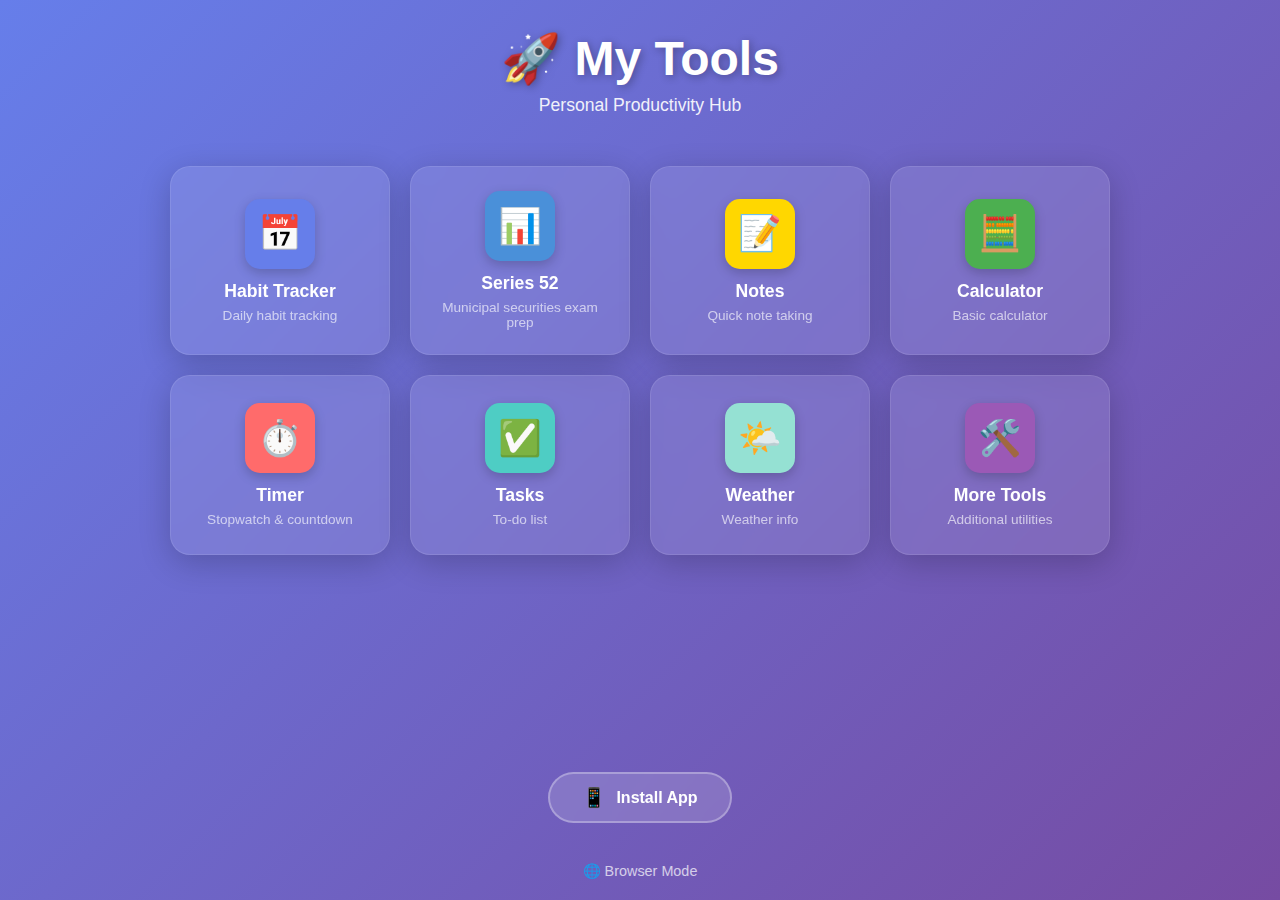
<file: index.html>
<!DOCTYPE html>
<html lang="en">
<head>
    <meta charset="UTF-8">
    <meta name="viewport" content="width=device-width, initial-scale=1.0, maximum-scale=1.0, user-scalable=no, viewport-fit=cover">
    
    <!-- iPhone Web App Meta Tags -->
    <meta name="apple-mobile-web-app-capable" content="yes">
    <meta name="apple-mobile-web-app-status-bar-style" content="black-translucent">
    <meta name="apple-mobile-web-app-title" content="My Tools">
    
    <!-- Theme Color for iOS -->
    <meta name="theme-color" content="#667eea">
    
    <!-- Web App Manifest -->
    <link rel="manifest" href="manifest.json">
    
    <!-- External CSS -->
    <link rel="stylesheet" href="base.css">
    
    <title>My Tools Hub</title>
</head>
<body>
    <div id="bgimg"></div>
    <div id="ui">
        <header class="app-header">
            <h1>🚀 My Tools</h1>
            <p class="tagline">Personal Productivity Hub</p>
        </header>
        
        <main class="tools-grid">
            <!-- Tools will be dynamically added here -->
        </main>
        
        <div class="install-prompt" id="install-prompt">
            <button class="install-button" id="install-btn">
                <span class="install-icon">📱</span>
                <span class="install-text">Install App</span>
            </button>
        </div>
        
        <footer class="app-footer">
            <div class="status-info">
                <span id="status-mode">Browser Mode</span>
            </div>
        </footer>
    </div>
    
    <!-- PWA Utilities -->
    <script src="pwa-utils.js"></script>
    
    <!-- External JavaScript -->
    <script src="script.js"></script>
</body>
</html>
</file>
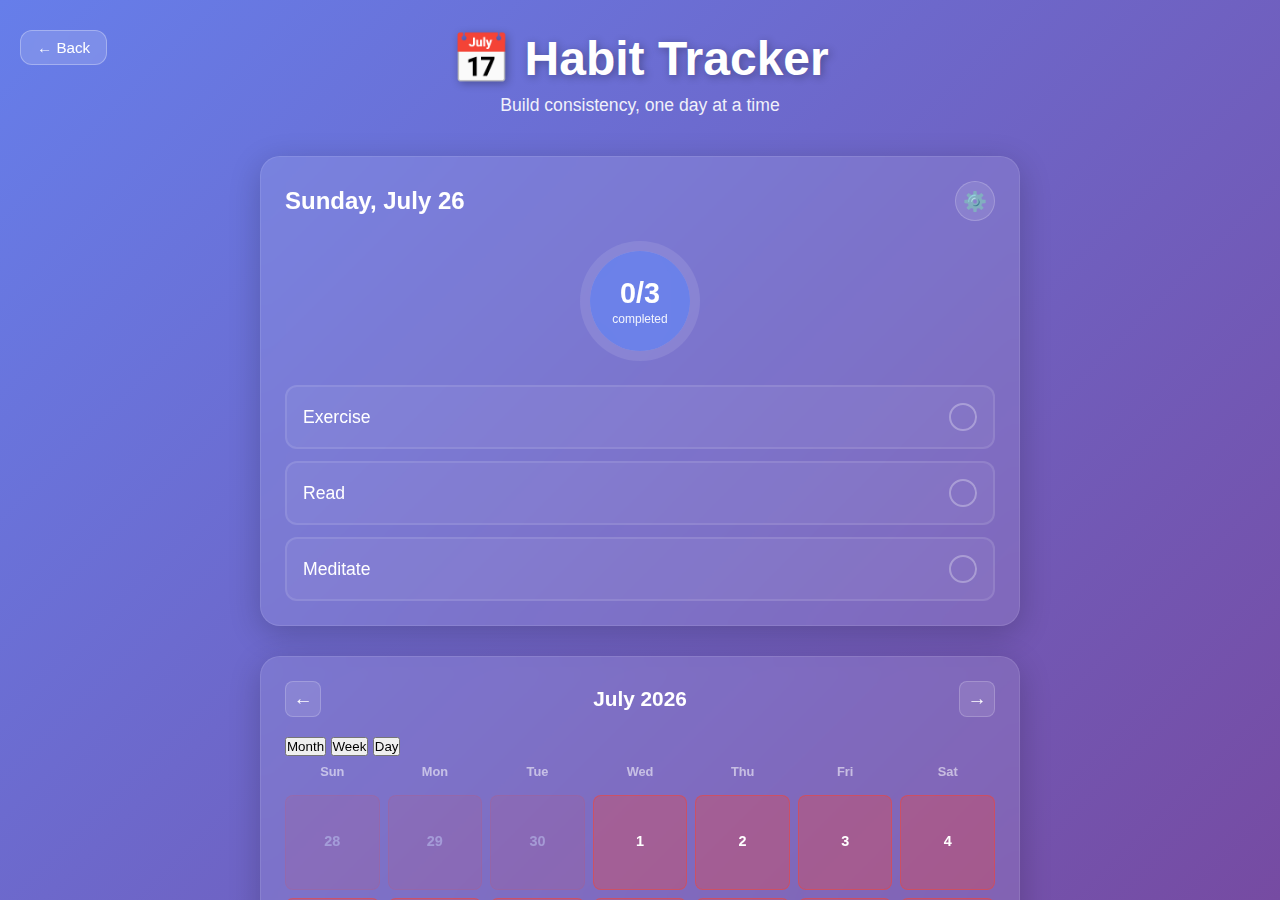
<file: habits.html>
<!DOCTYPE html>
<html lang="en">
<head>
    <meta charset="UTF-8">
    <meta name="viewport" content="width=device-width, initial-scale=1.0, maximum-scale=1.0, user-scalable=no, viewport-fit=cover">
    
    <!-- iPhone Web App Meta Tags -->
    <meta name="apple-mobile-web-app-capable" content="yes">
    <meta name="apple-mobile-web-app-status-bar-style" content="black-translucent">
    <meta name="apple-mobile-web-app-title" content="Habit Tracker">
    
    <!-- Theme Color -->
    <meta name="theme-color" content="#667eea">
    
    <!-- CSS -->
    <link rel="stylesheet" href="base.css">
    <link rel="stylesheet" href="habits.css">
    
    <title>Habit Tracker</title>
</head>
<body>
    <div id="bgimg"></div>
    <div id="ui">
        <header class="app-header">
            <button class="back-button" onclick="window.location.href='index.html'">← Back</button>
            <h1>📅 Habit Tracker</h1>
            <p class="tagline">Build consistency, one day at a time</p>
        </header>
        
        <main class="habit-main">
            <!-- Today's Habits Section -->
            <section class="today-section">
                <div class="section-header">
                    <h2 id="today-date">Today</h2>
                    <button class="settings-button" id="settings-btn">⚙️</button>
                </div>
                
                <div class="today-progress">
                    <div class="progress-circle" id="progress-circle">
                        <div class="progress-text">
                            <span class="progress-count" id="progress-count">0/0</span>
                            <span class="progress-label">completed</span>
                        </div>
                    </div>
                </div>
                
                <div class="habits-list" id="habits-list">
                    <!-- Habits will be dynamically added here -->
                </div>
            </section>
            
            <!-- Calendar Section -->
            <section class="calendar-section">
                <div class="calendar-header">
                    <button class="nav-button" id="prev-period">←</button>
                    <h2 id="calendar-title">Month Year</h2>
                    <button class="nav-button" id="next-period">→</button>
                </div>
                
                <div class="view-switcher">
                    <button class="view-button active" data-view="month">Month</button>
                    <button class="view-button" data-view="week">Week</button>
                    <button class="view-button" data-view="day">Day</button>
                </div>
                
                <div class="calendar-container">
                    <div class="calendar-grid" id="calendar-grid">
                        <!-- Calendar will be dynamically generated -->
                    </div>
                </div>
            </section>
        </main>
        
        <!-- Settings Modal -->
        <div class="modal" id="settings-modal">
            <div class="modal-content">
                <div class="modal-header">
                    <h2>Habit Settings</h2>
                    <button class="close-button" id="close-settings">×</button>
                </div>
                <div class="modal-body">
                    <p class="modal-description">Configure your daily habits (1-5 habits)</p>
                    <div id="habit-inputs">
                        <!-- Habit input fields will be added here -->
                    </div>
                    <button class="add-habit-button" id="add-habit-btn">+ Add Habit</button>
                </div>
                <div class="modal-footer">
                    <button class="button-primary" id="save-settings">Save Habits</button>
                </div>
            </div>
        </div>
    </div>
    
    <!-- PWA Utilities -->
    <script src="pwa-utils.js"></script>
    
    <script src="habits.js"></script>
</body>
</html>
</file>
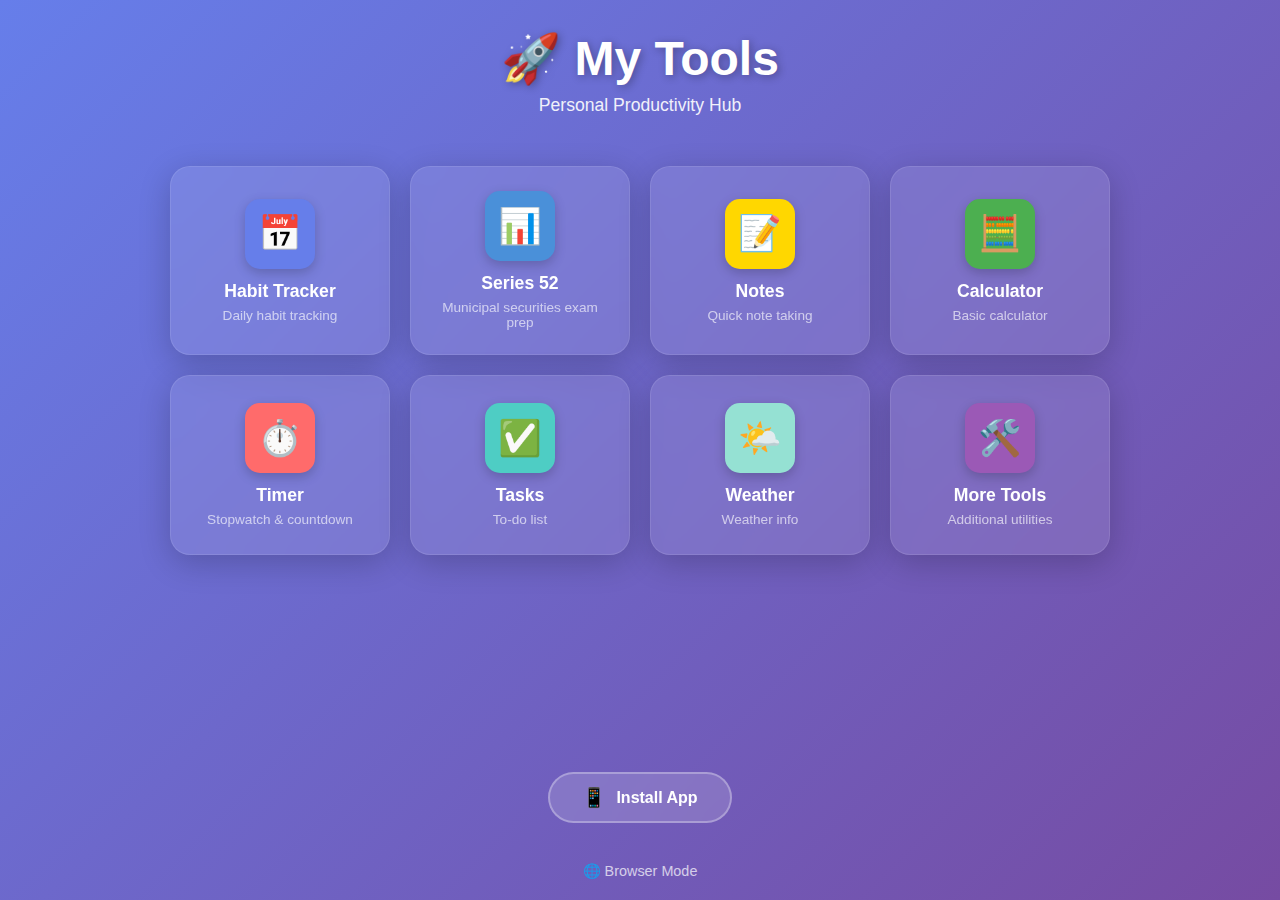
<file: hangman.HTML>
<!DOCTYPE html>
<html lang="en">
<head>
<meta charset="utf-8">
<meta http-equiv="refresh" content="0; url=index.html">
<link rel="canonical" href="index.html">
<title>Hangman</title>
</head>
<body>
<a href="index.html">Click here if not redirected</a>
</body>
</html>
</file>
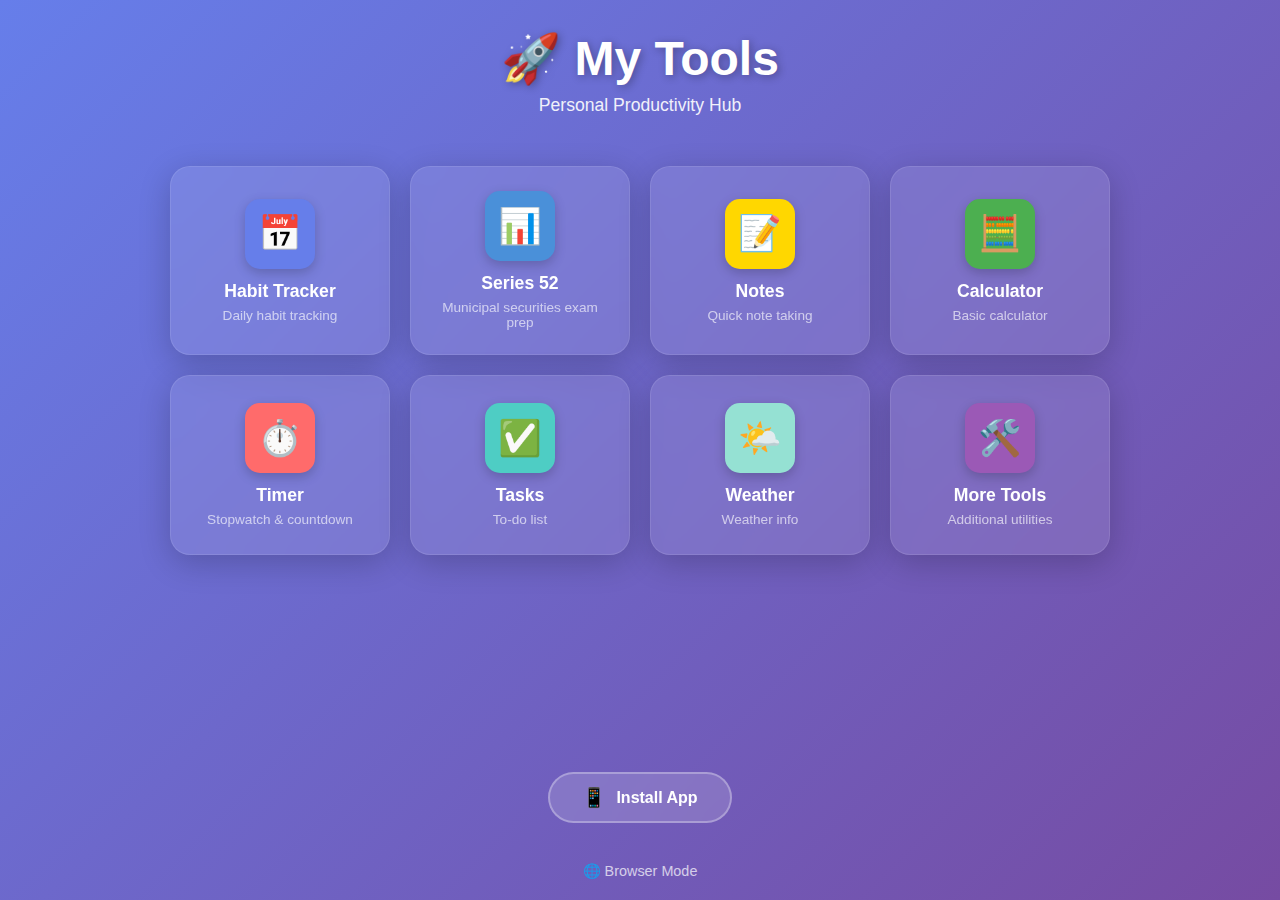
<file: homescreen.html>
<!DOCTYPE html>
<html lang="en">
<head>
    <meta charset="UTF-8">
    <meta name="viewport" content="width=device-width, initial-scale=1.0, maximum-scale=1.0, user-scalable=no, viewport-fit=cover">
    
    <!-- iPhone Web App Meta Tags -->
    <meta name="apple-mobile-web-app-capable" content="yes">
    <meta name="apple-mobile-web-app-status-bar-style" content="black-translucent">
    <meta name="apple-mobile-web-app-title" content="Bungus">
    
    <!-- Theme Color for iOS -->
    <meta name="theme-color" content="#000000">
    
    <title>Home Screen</title>
    
    <link rel="stylesheet" href="base.css">
    
    <style>
        body {
            background: #000000;
            overflow: hidden;
            display: flex;
            align-items: center;
            justify-content: center;
            width: 100vw;
            height: 100vh;
            padding: 0;
        }
        
        #homescreen-image {
            width: 100vw;
            height: 100vh;
            object-fit: cover;
            display: block;
            user-select: none;
            -webkit-user-select: none;
            pointer-events: none;
        }
        
        .back-button {
            position: fixed;
            top: calc(env(safe-area-inset-top) + 10px);
            right: 10px;
            background: rgba(0, 0, 0, 0.5);
            backdrop-filter: blur(10px);
            color: white;
            border: none;
            border-radius: 20px;
            padding: 8px 16px;
            font-size: 14px;
            cursor: pointer;
            z-index: 9999;
            font-family: -apple-system, BlinkMacSystemFont, 'Segoe UI', sans-serif;
            pointer-events: auto;
        }
        
        .back-button:active {
            background: rgba(0, 0, 0, 0.7);
        }
    </style>
</head>
<body>
    <button class="back-button" onclick="window.location.href='index.html'">← Back</button>
    <img id="homescreen-image" alt="Home Screen">
    
    <script>
        // Load the uploaded screenshot from localStorage
        const storedImage = localStorage.getItem('homescreenImage');
        const imageElement = document.getElementById('homescreen-image');
        
        if (storedImage) {
            imageElement.src = storedImage;
            
            // Prevent any interactions with the image
            imageElement.addEventListener('touchstart', function(e) {
                e.preventDefault();
            }, { passive: false });
            
            imageElement.addEventListener('touchmove', function(e) {
                e.preventDefault();
            }, { passive: false });
        } else {
            // No image stored, redirect back to main page immediately
            window.location.replace('index.html');
        }
    </script>
</body>
</html>
</file>
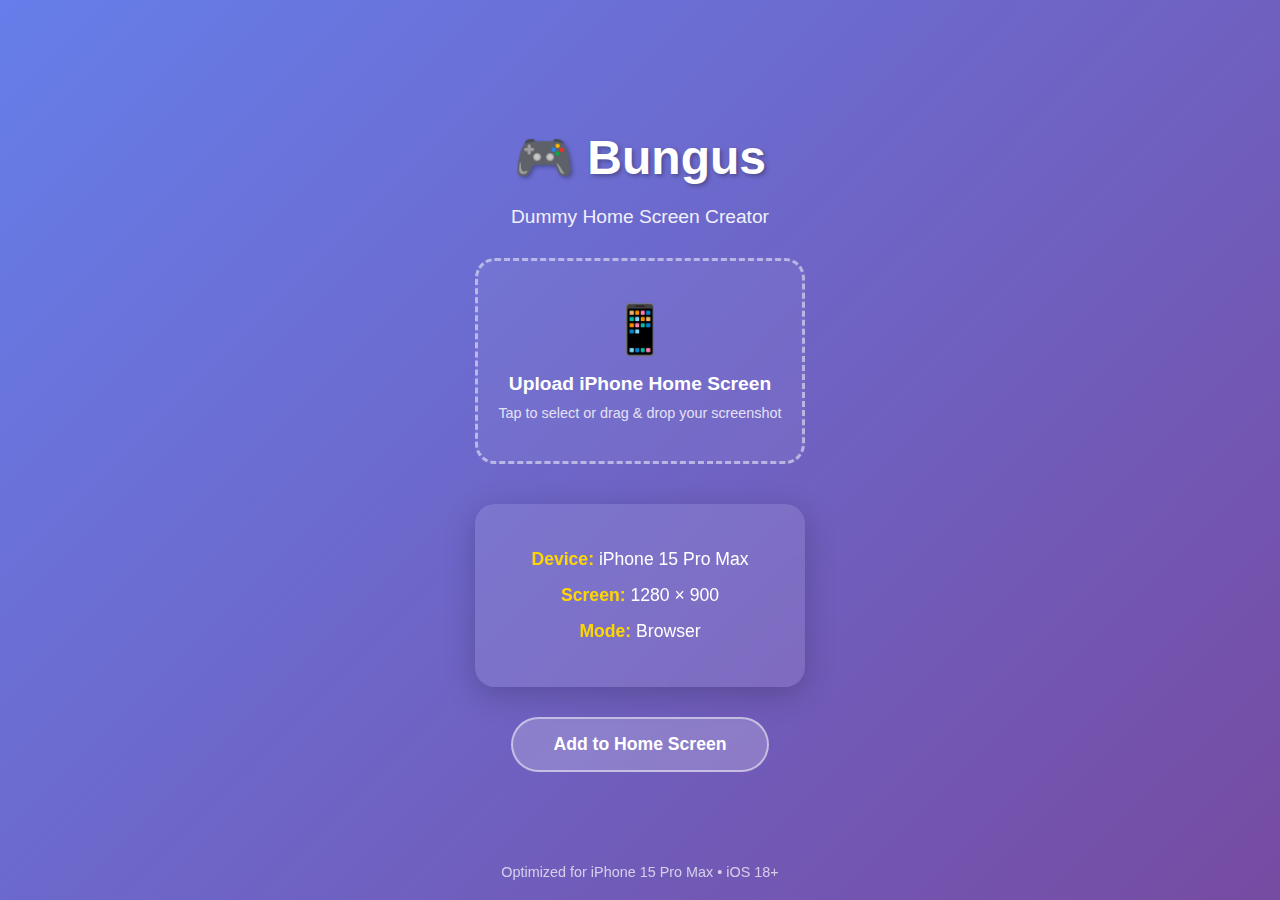
<file: index_old.html>
<!DOCTYPE html>
<html lang="en">
<head>
    <meta charset="UTF-8">
    <meta name="viewport" content="width=device-width, initial-scale=1.0, maximum-scale=1.0, user-scalable=no, viewport-fit=cover">
    
    <!-- iPhone Web App Meta Tags -->
    <meta name="apple-mobile-web-app-capable" content="yes">
    <meta name="apple-mobile-web-app-status-bar-style" content="black-translucent">
    <meta name="apple-mobile-web-app-title" content="Bungus">
    
    <!-- Theme Color for iOS -->
    <meta name="theme-color" content="#000000">
    
    <!-- Web App Manifest -->
    <link rel="manifest" href="manifest.json">
    
    <title>Bungus - iPhone Web App</title>
    
    <style>
        * {
            margin: 0;
            padding: 0;
            box-sizing: border-box;
        }

        html {
            height: 100%;
            background: linear-gradient(135deg, #667eea 0%, #764ba2 100%);
        }

        body {
            font-family: -apple-system, BlinkMacSystemFont, 'Segoe UI', Roboto, Oxygen, Ubuntu, Cantarell, sans-serif;
            background: none;
            color: #ffffff;
            min-height: 100dvh;
            height: 100%;
            display: flex;
            flex-direction: column;
            align-items: center;
            justify-content: center;
            padding: env(safe-area-inset-top) env(safe-area-inset-right) env(safe-area-inset-bottom) env(safe-area-inset-left);
            overflow: hidden;
        }
        
        .container {
            text-align: center;
            padding: 20px;
            max-width: 90%;
        }
        
        h1 {
            font-size: 3em;
            font-weight: bold;
            margin-bottom: 20px;
            text-shadow: 2px 2px 4px rgba(0, 0, 0, 0.3);
        }
        
        .subtitle {
            font-size: 1.2em;
            margin-bottom: 30px;
            opacity: 0.9;
        }
        
        .device-info {
            background: rgba(255, 255, 255, 0.1);
            backdrop-filter: blur(10px);
            border-radius: 20px;
            padding: 30px;
            margin-top: 40px;
            box-shadow: 0 8px 32px rgba(0, 0, 0, 0.2);
        }
        
        .info-item {
            margin: 15px 0;
            font-size: 1.1em;
        }
        
        .info-label {
            font-weight: bold;
            color: #ffd700;
        }
        
        .button {
            display: inline-block;
            padding: 15px 40px;
            background: rgba(255, 255, 255, 0.2);
            border: 2px solid rgba(255, 255, 255, 0.5);
            border-radius: 50px;
            color: white;
            text-decoration: none;
            font-size: 1.1em;
            font-weight: 600;
            margin-top: 30px;
            transition: all 0.3s ease;
            cursor: pointer;
        }
        
        .button:active {
            transform: scale(0.95);
            background: rgba(255, 255, 255, 0.3);
        }
        
        .footer {
            position: fixed;
            bottom: calc(env(safe-area-inset-bottom) + 20px);
            font-size: 0.9em;
            opacity: 0.7;
        }
        
        .upload-section {
            margin: 30px 0;
            width: 100%;
        }
        
        .upload-area {
            border: 3px dashed rgba(255, 255, 255, 0.5);
            border-radius: 20px;
            padding: 40px 20px;
            text-align: center;
            cursor: pointer;
            transition: all 0.3s ease;
            background: rgba(255, 255, 255, 0.05);
        }
        
        .upload-area:hover, .upload-area.dragover {
            border-color: rgba(255, 255, 255, 0.8);
            background: rgba(255, 255, 255, 0.1);
        }
        
        .upload-icon {
            font-size: 3em;
            margin-bottom: 15px;
        }
        
        .upload-text strong {
            display: block;
            font-size: 1.2em;
            margin-bottom: 10px;
        }
        
        .upload-text p {
            opacity: 0.8;
            font-size: 0.9em;
        }
        
        .preview-container {
            text-align: center;
        }
        
        .preview-container img {
            max-width: 250px;
            max-height: 400px;
            border-radius: 15px;
            box-shadow: 0 8px 32px rgba(0, 0, 0, 0.3);
            margin-bottom: 20px;
        }
        
        .preview-actions {
            display: flex;
            gap: 15px;
            justify-content: center;
            flex-wrap: wrap;
        }
        
        .button.primary {
            background: linear-gradient(45deg, #4CAF50, #45a049);
            border: none;
        }
        
        .button.secondary {
            background: rgba(255, 255, 255, 0.1);
            border: 2px solid rgba(255, 255, 255, 0.3);
        }
        
        /* Fake Home Screen Styles */
        .fake-home-screen {
            position: fixed;
            top: 0;
            left: 0;
            width: 100vw;
            height: 100vh;
            background: #000;
            z-index: 1000;
            display: none;
        }
        
        .fake-home-screen img {
            width: 100%;
            height: 100%;
            object-fit: cover;
            user-select: none;
            -webkit-user-select: none;
            pointer-events: none;
        }
        
        .close-button {
            position: fixed;
            top: 20px;
            right: 20px;
            background: rgba(0, 0, 0, 0.7);
            color: white;
            border: none;
            border-radius: 50%;
            width: 40px;
            height: 40px;
            font-size: 18px;
            cursor: pointer;
            z-index: 1001;
            display: flex;
            align-items: center;
            justify-content: center;
        }
        
        /* Optimized for iPhone 15 Pro Max */
        @media screen and (min-width: 430px) and (min-height: 932px) {
            h1 {
                font-size: 3.5em;
            }
            .subtitle {
                font-size: 1.4em;
            }
        }
    </style>
</head>
<body>
    <div class="container">
        <h1>🎮 Bungus</h1>
        <p class="subtitle">Dummy Home Screen Creator</p>
        
        <div class="upload-section">
            <div class="upload-area" id="upload-area">
                <div class="upload-icon">📱</div>
                <div class="upload-text">
                    <strong>Upload iPhone Home Screen</strong>
                    <p>Tap to select or drag & drop your screenshot</p>
                </div>
                <input type="file" id="file-input" accept="image/*" style="display: none;">
            </div>
            
            <div class="preview-container" id="preview-container" style="display: none;">
                <img id="preview-image" alt="Home screen preview">
                <div class="preview-actions">
                    <button class="button secondary" id="change-image">Change Image</button>
                    <button class="button primary" id="create-fake-screen">Create Fake Home Screen</button>
                </div>
            </div>
        </div>
        
        <div class="device-info">
            <div class="info-item">
                <span class="info-label">Device:</span> <span id="device">iPhone 15 Pro Max</span>
            </div>
            <div class="info-item">
                <span class="info-label">Screen:</span> <span id="screen-size">Loading...</span>
            </div>
            <div class="info-item">
                <span class="info-label">Mode:</span> <span id="standalone">Browser</span>
            </div>
        </div>
        
        <a href="#" class="button" id="install-btn">Add to Home Screen</a>
    </div>
    
    <div class="footer">
        Optimized for iPhone 15 Pro Max • iOS 18+
    </div>
    
    <!-- Fake Home Screen Overlay -->
    <div class="fake-home-screen" id="fake-home-screen">
        <button class="close-button" id="close-fake-screen">×</button>
        <img id="fake-screen-image" alt="Fake home screen">
    </div>
    
    <script>
        // Display screen dimensions
        document.getElementById('screen-size').textContent = 
            window.innerWidth + ' × ' + window.innerHeight;
        
        // Check if running in standalone mode
        if (window.navigator.standalone || window.matchMedia('(display-mode: standalone)').matches) {
            document.getElementById('standalone').textContent = 'Standalone App';
            document.getElementById('install-btn').style.display = 'none';
        }
        
        // Install button handler
        document.getElementById('install-btn').addEventListener('click', function(e) {
            e.preventDefault();
            alert('To add to Home Screen:\n\n1. Tap the Share button (⎋)\n2. Scroll and tap "Add to Home Screen"\n3. Tap "Add"');
        });
        
        // File upload functionality
        const uploadArea = document.getElementById('upload-area');
        const fileInput = document.getElementById('file-input');
        const previewContainer = document.getElementById('preview-container');
        const previewImage = document.getElementById('preview-image');
        const changeImageBtn = document.getElementById('change-image');
        const createFakeScreenBtn = document.getElementById('create-fake-screen');
        const fakeHomeScreen = document.getElementById('fake-home-screen');
        const fakeScreenImage = document.getElementById('fake-screen-image');
        const closeFakeScreenBtn = document.getElementById('close-fake-screen');
        
        let currentImageData = null;
        
        // Load saved image on page load
        window.addEventListener('load', function() {
            const savedImage = localStorage.getItem('homeScreenImage');
            if (savedImage) {
                displayPreview(savedImage);
            }
        });
        
        // Click to upload
        uploadArea.addEventListener('click', function() {
            fileInput.click();
        });
        
        // Drag and drop functionality
        uploadArea.addEventListener('dragover', function(e) {
            e.preventDefault();
            uploadArea.classList.add('dragover');
        });
        
        uploadArea.addEventListener('dragleave', function(e) {
            e.preventDefault();
            uploadArea.classList.remove('dragover');
        });
        
        uploadArea.addEventListener('drop', function(e) {
            e.preventDefault();
            uploadArea.classList.remove('dragover');
            const files = e.dataTransfer.files;
            if (files.length > 0 && files[0].type.startsWith('image/')) {
                handleImageFile(files[0]);
            }
        });
        
        // File input change
        fileInput.addEventListener('change', function(e) {
            if (e.target.files.length > 0) {
                handleImageFile(e.target.files[0]);
            }
        });
        
        // Handle image file
        function handleImageFile(file) {
            const reader = new FileReader();
            reader.onload = function(e) {
                const imageData = e.target.result;
                displayPreview(imageData);
                // Save to localStorage
                localStorage.setItem('homeScreenImage', imageData);
            };
            reader.readAsDataURL(file);
        }
        
        // Display image preview
        function displayPreview(imageData) {
            currentImageData = imageData;
            previewImage.src = imageData;
            uploadArea.style.display = 'none';
            previewContainer.style.display = 'block';
        }
        
        // Change image button
        changeImageBtn.addEventListener('click', function() {
            uploadArea.style.display = 'block';
            previewContainer.style.display = 'none';
            fileInput.click();
        });
        
        // Create fake home screen
        createFakeScreenBtn.addEventListener('click', function() {
            if (currentImageData) {
                fakeScreenImage.src = currentImageData;
                fakeHomeScreen.style.display = 'block';
                // Prevent scrolling when fake screen is open
                document.body.style.overflow = 'hidden';
            }
        });
        
        // Close fake home screen
        closeFakeScreenBtn.addEventListener('click', function() {
            fakeHomeScreen.style.display = 'none';
            document.body.style.overflow = 'auto';
        });
        
        // Close fake screen on image tap (optional)
        fakeScreenImage.addEventListener('click', function() {
            // Uncomment below if you want tapping the fake screen to close it
            // fakeHomeScreen.style.display = 'none';
            // document.body.style.overflow = 'auto';
        });
        
        // Prevent zoom on double tap
        let lastTouchEnd = 0;
        document.addEventListener('touchend', function(event) {
            const now = Date.now();
            if (now - lastTouchEnd <= 300) {
                event.preventDefault();
            }
            lastTouchEnd = now;
        }, false);
        
        // Prevent context menu on fake screen
        fakeScreenImage.addEventListener('contextmenu', function(e) {
            e.preventDefault();
        });
        
        // Disable text selection on fake screen
        fakeHomeScreen.addEventListener('selectstart', function(e) {
            e.preventDefault();
        });
    </script>
</body>
</html>
</file>
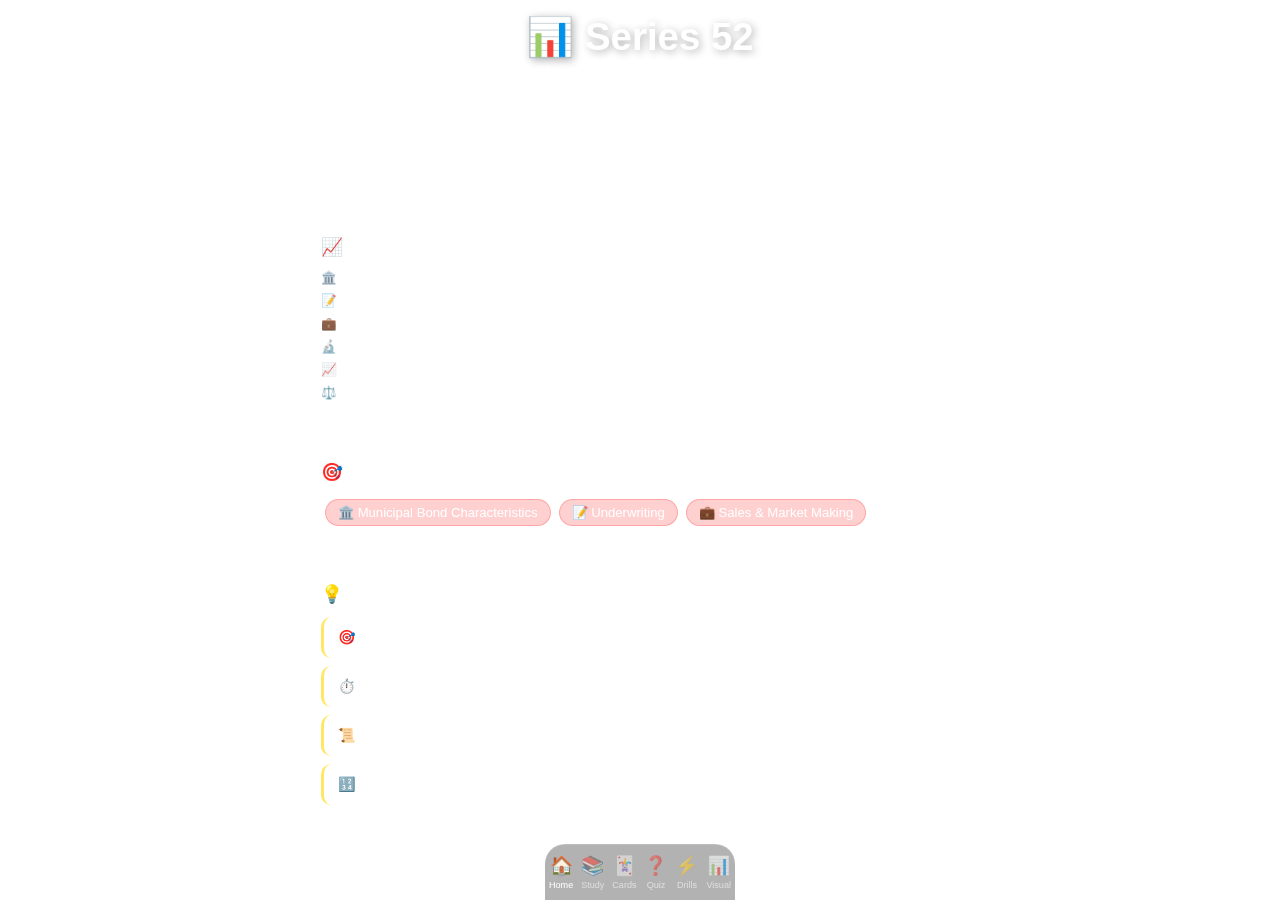
<file: series52.html>
<!DOCTYPE html>
<html lang="en">
<head>
    <meta charset="UTF-8">
    <meta name="viewport" content="width=device-width, initial-scale=1.0, viewport-fit=cover">
    <meta name="apple-mobile-web-app-capable" content="yes">
    <meta name="apple-mobile-web-app-status-bar-style" content="black-translucent">
    <meta name="apple-mobile-web-app-title" content="Series 52 Study">
    <meta name="theme-color" content="#667eea">
    <link rel="stylesheet" href="series52.css">
    <title>Series 52 Study</title>
</head>
<body>
    <div id="s52-root">
        <header class="s52-header">
            <button class="back-button" onclick="window.location.href='index.html'">← Back</button>
            <div class="s52-header-title">
                <h1>📊 Series 52</h1>
                <p class="tagline">Municipal Securities Exam Prep</p>
                <p class="version-tag">v1.3</p>
            </div>
        </header>

        <main class="s52-main" id="s52-main">
            <!-- HOME PANEL -->
            <div class="s52-panel active" id="panel-home">
                <div class="panel-content">
                    <div class="home-stats-row" id="home-stats"></div>
                    <div class="home-section">
                        <h2 class="section-title">📈 Topic Mastery</h2>
                        <div class="mastery-bars" id="mastery-bars"></div>
                    </div>
                    <div class="home-section">
                        <h2 class="section-title">🎯 Weak Areas</h2>
                        <div class="weak-areas" id="weak-areas"></div>
                    </div>
                    <div class="home-section">
                        <h2 class="section-title">💡 Exam Strategy</h2>
                        <div class="tips-list">
                            <div class="tip-item">🎯 GO vs Revenue make up ~20% of the exam — know what backs each type.</div>
                            <div class="tip-item">⏱️ 85 questions in 150 min ≈ 1:45 per question. Flag tough ones and revisit.</div>
                            <div class="tip-item">📜 Memorize G-rule numbers: G-17, G-18, G-19, G-20, G-32, G-37, G-47.</div>
                            <div class="tip-item">🔢 Key formula: TEY = Muni Yield ÷ (1 − Tax Rate). Also: price ↑ when yield ↓.</div>
                        </div>
                    </div>
                    <div class="home-section">
                        <h2 class="section-title">📋 Exam Overview</h2>
                        <div class="exam-overview-card">
                            <div class="exam-info-grid">
                                <div class="exam-info-item"><span class="ei-label">Questions</span><span class="ei-value">85 total<br><small>(75 scored)</small></span></div>
                                <div class="exam-info-item"><span class="ei-label">Time Limit</span><span class="ei-value">2.5 hours</span></div>
                                <div class="exam-info-item"><span class="ei-label">Passing Score</span><span class="ei-value">72%</span></div>
                                <div class="exam-info-item"><span class="ei-label">Exam Cost</span><span class="ei-value">$135</span></div>
                            </div>
                        </div>
                    </div>
                </div>
            </div>

            <!-- STUDY PANEL -->
            <div class="s52-panel" id="panel-study">
                <div class="panel-content">
                    <div class="study-topic-selector" id="study-topic-selector"></div>
                    <div class="study-content" id="study-content"></div>
                </div>
            </div>

            <!-- FLASHCARDS PANEL -->
            <div class="s52-panel" id="panel-flashcards">
                <div class="panel-content">
                    <div class="fc-controls">
                        <div class="fc-filter-row">
                            <select class="fc-select" id="fc-topic-filter">
                                <option value="all">All Topics</option>
                            </select>
                            <select class="fc-select" id="fc-diff-filter">
                                <option value="all">All Levels</option>
                                <option value="easy">Easy</option>
                                <option value="medium">Medium</option>
                                <option value="hard">Hard</option>
                            </select>
                        </div>
                        <div class="fc-meta" id="fc-meta"></div>
                    </div>
                    <div class="fc-area" id="fc-area">
                        <div class="flashcard" id="flashcard" onclick="flipCard()">
                            <div class="flashcard-inner" id="flashcard-inner">
                                <div class="flashcard-front" id="fc-front"></div>
                                <div class="flashcard-back" id="fc-back"></div>
                            </div>
                        </div>
                    </div>
                    <div class="fc-buttons">
                        <button class="fc-btn fc-btn-bad" id="fc-bad" onclick="rateCard('bad')">✗ Hard</button>
                        <button class="fc-btn fc-btn-ok" id="fc-ok" onclick="rateCard('ok')">~ Ok</button>
                        <button class="fc-btn fc-btn-good" id="fc-good" onclick="rateCard('good')">✓ Easy</button>
                    </div>
                    <div class="fc-nav-row">
                        <button class="fc-nav-btn" id="fc-prev" onclick="prevCard()">← Prev</button>
                        <span class="fc-progress-text" id="fc-prog-text"></span>
                        <button class="fc-nav-btn" id="fc-next" onclick="nextCard()">Next →</button>
                    </div>
                    <button class="fc-shuffle-btn" onclick="shuffleCards()">🔀 Shuffle</button>
                </div>
            </div>

            <!-- QUIZ PANEL -->
            <div class="s52-panel" id="panel-quiz">
                <div class="panel-content" id="quiz-content">
                    <!-- quiz rendered by JS -->
                </div>
            </div>

            <!-- DRILLS PANEL -->
            <div class="s52-panel" id="panel-drills">
                <div class="panel-content" id="drills-content">
                    <!-- drills rendered by JS -->
                </div>
            </div>

            <!-- VISUAL AIDS PANEL -->
            <div class="s52-panel" id="panel-visual">
                <div class="panel-content">
                    <div class="visual-section">
                        <h2 class="section-title">📊 Exam Topic Weights</h2>
                        <div class="donut-wrap">
                            <svg class="donut-chart" viewBox="0 0 200 200" id="donut-svg"></svg>
                            <div class="donut-legend" id="donut-legend"></div>
                        </div>
                    </div>
                    <div class="visual-section">
                        <h2 class="section-title">📉 Bond Price vs. Yield</h2>
                        <div class="chart-container">
                            <svg class="line-chart" viewBox="0 0 300 180" id="yield-svg"></svg>
                            <p class="chart-caption">As yield ↑, bond price ↓ (inverse relationship)</p>
                        </div>
                    </div>
                    <div class="visual-section">
                        <h2 class="section-title">🏛️ Municipal Bond Types</h2>
                        <div class="bond-types-table" id="bond-types-table"></div>
                    </div>
                    <div class="visual-section">
                        <h2 class="section-title">📜 Key MSRB Rules</h2>
                        <div class="msrb-rules-grid" id="msrb-rules-grid"></div>
                    </div>
                    <div class="visual-section">
                        <h2 class="section-title">🔄 Underwriting Process</h2>
                        <div class="flowchart" id="underwriting-flowchart"></div>
                    </div>
                    <div class="visual-section">
                        <h2 class="section-title">💰 Tax Treatment Summary</h2>
                        <div class="tax-table" id="tax-table"></div>
                    </div>
                    <div class="visual-section">
                        <h2 class="section-title">📐 Key Calculations</h2>
                        <div class="calc-cards" id="calc-cards"></div>
                    </div>
                    <div class="visual-section">
                        <h2 class="section-title">⭐ Credit Rating Scales</h2>
                        <div class="ratings-table" id="ratings-table"></div>
                    </div>
                    <div class="visual-section">
                        <h2 class="section-title">📈 Yield Curve Types</h2>
                        <div class="chart-container">
                            <svg class="line-chart" viewBox="0 0 300 180" id="yield-types-svg"></svg>
                        </div>
                        <div class="yield-type-legend" id="yield-type-legend"></div>
                    </div>
                    <div class="visual-section">
                        <h2 class="section-title">⚖️ GO vs Revenue Bonds</h2>
                        <div class="comparison-grid" id="go-vs-rev"></div>
                    </div>
                    <div class="visual-section">
                        <h2 class="section-title">💼 Underwriting Spread Breakdown</h2>
                        <div class="spread-visual" id="spread-visual"></div>
                    </div>
                </div>
            </div>
        </main>

        <!-- Bottom Navigation -->
        <nav class="s52-nav" id="s52-nav">
            <button class="nav-btn active" data-tab="home">
                <span class="nav-icon">🏠</span>
                <span class="nav-label">Home</span>
            </button>
            <button class="nav-btn" data-tab="study">
                <span class="nav-icon">📚</span>
                <span class="nav-label">Study</span>
            </button>
            <button class="nav-btn" data-tab="flashcards">
                <span class="nav-icon">🃏</span>
                <span class="nav-label">Cards</span>
            </button>
            <button class="nav-btn" data-tab="quiz">
                <span class="nav-icon">❓</span>
                <span class="nav-label">Quiz</span>
            </button>
            <button class="nav-btn" data-tab="drills">
                <span class="nav-icon">⚡</span>
                <span class="nav-label">Drills</span>
            </button>
            <button class="nav-btn" data-tab="visual">
                <span class="nav-icon">📊</span>
                <span class="nav-label">Visual</span>
            </button>
        </nav>
    </div>

    <script src="series52.js"></script>
</body>
</html>
</file>
<file: base.css>
/* My Tools Hub - CSS */

:root {
  --safe-top: env(safe-area-inset-top, 0px);
  --safe-bottom: env(safe-area-inset-bottom, 0px);
  --safe-left: env(safe-area-inset-left, 0px);
  --safe-right: env(safe-area-inset-right, 0px);
  
  --primary-gradient: linear-gradient(135deg, #667eea 0%, #764ba2 100%);
  --card-bg: rgba(255, 255, 255, 0.1);
  --card-bg-hover: rgba(255, 255, 255, 0.15);
  --text-primary: #ffffff;
  --text-secondary: rgba(255, 255, 255, 0.8);
  --shadow: 0 8px 32px rgba(0, 0, 0, 0.2);
  --shadow-lg: 0 12px 40px rgba(0, 0, 0, 0.3);
}

* {
    margin: 0;
    padding: 0;
    box-sizing: border-box;
}

html {
  margin: 0;
  padding: 0;
  width: 100%;
  height: 100%;
  /* Ensure HTML extends to full viewport including safe areas */
  min-height: 100vh;
  min-height: -webkit-fill-available;
}

body {
  margin: 0;
  padding: 0;
  width: 100%;
  /* Use fixed positioning to extend edge-to-edge */
  position: fixed;
  top: 0;
  left: 0;
  right: 0;
  bottom: 0;
  /* Extend beyond safe areas */
  min-height: 100vh;
  min-height: -webkit-fill-available;
  height: 100%;
  background: var(--primary-gradient);
  overflow: hidden;
  /* Typography */
  font-family: -apple-system, BlinkMacSystemFont, 'Segoe UI', Roboto, Oxygen, Ubuntu, Cantarell, sans-serif;
  color: var(--text-primary);
  -webkit-font-smoothing: antialiased;
  -moz-osx-font-smoothing: grayscale;
}

#bgimg {
  position: fixed;
  /* Extend to absolute edges including safe areas */
  left: 0;
  right: 0;
  top: 0;
  bottom: 0;
  width: 100%;
  height: 100%;
  background: inherit;
  pointer-events: none;
  z-index: 0;
}

#ui {
  position: absolute;
  top: 0;
  left: 0;
  right: 0;
  bottom: 0;
  z-index: 1;
  /* Add safe-area padding to content */
  padding: var(--safe-top) var(--safe-right) var(--safe-bottom) var(--safe-left);
  /* Enable scrolling within the safe area */
  overflow-x: hidden;
  overflow-y: auto;
  /* Smooth scrolling */
  -webkit-overflow-scrolling: touch;
  display: flex;
  flex-direction: column;
}

/* Header Styles */
.app-header {
    text-align: center;
    padding: 30px 20px 20px;
}

.app-header h1 {
    font-size: 2.5em;
    font-weight: 700;
    margin-bottom: 8px;
    text-shadow: 2px 2px 8px rgba(0, 0, 0, 0.3);
}

.tagline {
    font-size: 1.1em;
    opacity: 0.9;
    font-weight: 400;
}

/* Tools Grid */
.tools-grid {
    flex: 1;
    padding: 20px;
    max-width: 800px;
    width: 100%;
    margin: 0 auto;
    display: grid;
    grid-template-columns: repeat(auto-fit, minmax(150px, 1fr));
    gap: 16px;
    align-content: start;
}

/* Tool Card */
.tool-card {
    background: var(--card-bg);
    backdrop-filter: blur(10px);
    -webkit-backdrop-filter: blur(10px);
    border-radius: 20px;
    padding: 20px;
    cursor: pointer;
    transition: all 0.3s ease;
    box-shadow: var(--shadow);
    border: 1px solid rgba(255, 255, 255, 0.1);
    display: flex;
    flex-direction: column;
    align-items: center;
    text-align: center;
    min-height: 160px;
    justify-content: center;
}

.tool-card:active {
    transform: scale(0.95);
}

.tool-card:hover {
    background: var(--card-bg-hover);
    box-shadow: var(--shadow-lg);
    transform: translateY(-4px);
}

.tool-icon {
    width: 60px;
    height: 60px;
    border-radius: 15px;
    display: flex;
    align-items: center;
    justify-content: center;
    font-size: 30px;
    margin-bottom: 12px;
    box-shadow: 0 4px 12px rgba(0, 0, 0, 0.2);
}

.tool-info {
    width: 100%;
}

.tool-name {
    font-size: 1.1em;
    font-weight: 600;
    margin-bottom: 6px;
    color: var(--text-primary);
}

.tool-description {
    font-size: 0.85em;
    opacity: 0.8;
    color: var(--text-secondary);
}

/* Install Prompt */
.install-prompt {
    padding: 20px;
    text-align: center;
}

.install-button {
    background: rgba(255, 255, 255, 0.15);
    backdrop-filter: blur(10px);
    -webkit-backdrop-filter: blur(10px);
    border: 2px solid rgba(255, 255, 255, 0.3);
    border-radius: 50px;
    color: white;
    padding: 12px 32px;
    font-size: 1em;
    font-weight: 600;
    cursor: pointer;
    transition: all 0.3s ease;
    display: inline-flex;
    align-items: center;
    gap: 10px;
}

.install-button:active {
    transform: scale(0.95);
    background: rgba(255, 255, 255, 0.2);
}

.install-icon {
    font-size: 1.2em;
}

/* Footer */
.app-footer {
    padding: 20px;
    text-align: center;
}

.status-info {
    font-size: 0.9em;
    opacity: 0.7;
}

/* Toast Notification */
.toast {
    position: fixed;
    bottom: calc(var(--safe-bottom) + 80px);
    left: 50%;
    transform: translateX(-50%) translateY(100px);
    background: rgba(0, 0, 0, 0.85);
    backdrop-filter: blur(10px);
    -webkit-backdrop-filter: blur(10px);
    color: white;
    padding: 16px 24px;
    border-radius: 12px;
    font-size: 0.95em;
    opacity: 0;
    transition: all 0.3s ease;
    z-index: 1000;
    max-width: 80%;
    text-align: center;
}

.toast.show {
    opacity: 1;
    transform: translateX(-50%) translateY(0);
}

/* Responsive Design */
@media screen and (min-width: 768px) {
    .tools-grid {
        grid-template-columns: repeat(auto-fit, minmax(180px, 1fr));
        gap: 20px;
        padding: 30px;
    }
    
    .app-header h1 {
        font-size: 3em;
    }
    
    .tool-card {
        min-height: 180px;
        padding: 24px;
    }
    
    .tool-icon {
        width: 70px;
        height: 70px;
        font-size: 35px;
    }
}

@media screen and (min-width: 1024px) {
    .tools-grid {
        max-width: 1000px;
        grid-template-columns: repeat(auto-fit, minmax(200px, 1fr));
    }
}

/* Optimized for smaller screens */
@media screen and (max-width: 375px) {
    .app-header h1 {
        font-size: 2em;
    }
    
    .tools-grid {
        grid-template-columns: repeat(auto-fit, minmax(130px, 1fr));
        gap: 12px;
        padding: 15px;
    }
    
    .tool-card {
        padding: 16px;
        min-height: 140px;
    }
    
    .tool-icon {
        width: 50px;
        height: 50px;
        font-size: 25px;
    }
}
</file>
<file: habits.css>
/* Habit Tracker Styles */

/* Header with Back Button */
.back-button {
    position: absolute;
    left: 20px;
    top: 30px;
    background: rgba(255, 255, 255, 0.15);
    backdrop-filter: blur(10px);
    -webkit-backdrop-filter: blur(10px);
    border: 1px solid rgba(255, 255, 255, 0.3);
    border-radius: 12px;
    color: white;
    padding: 8px 16px;
    font-size: 0.95em;
    cursor: pointer;
    transition: all 0.3s ease;
}

.back-button:active {
    transform: scale(0.95);
    background: rgba(255, 255, 255, 0.2);
}

/* Main Content */
.habit-main {
    flex: 1;
    padding: 20px;
    max-width: 800px;
    width: 100%;
    margin: 0 auto;
    display: flex;
    flex-direction: column;
    gap: 30px;
}

/* Today Section */
.today-section {
    background: var(--card-bg);
    backdrop-filter: blur(10px);
    -webkit-backdrop-filter: blur(10px);
    border-radius: 20px;
    padding: 24px;
    box-shadow: var(--shadow);
    border: 1px solid rgba(255, 255, 255, 0.1);
}

.section-header {
    display: flex;
    justify-content: space-between;
    align-items: center;
    margin-bottom: 20px;
}

.section-header h2 {
    font-size: 1.5em;
    font-weight: 600;
    color: var(--text-primary);
}

.settings-button {
    background: rgba(255, 255, 255, 0.1);
    border: 1px solid rgba(255, 255, 255, 0.2);
    border-radius: 50%;
    width: 40px;
    height: 40px;
    font-size: 1.2em;
    cursor: pointer;
    transition: all 0.3s ease;
    display: flex;
    align-items: center;
    justify-content: center;
}

.settings-button:active {
    transform: scale(0.95);
    background: rgba(255, 255, 255, 0.15);
}

/* Progress Circle */
.today-progress {
    display: flex;
    justify-content: center;
    margin-bottom: 24px;
}

.progress-circle {
    width: 120px;
    height: 120px;
    border-radius: 50%;
    background: conic-gradient(
        #4CAF50 0deg,
        #4CAF50 0deg,
        rgba(255, 255, 255, 0.1) 0deg
    );
    display: flex;
    align-items: center;
    justify-content: center;
    position: relative;
    transition: background 0.5s ease;
}

.progress-circle::before {
    content: '';
    position: absolute;
    width: 100px;
    height: 100px;
    border-radius: 50%;
    background: rgba(102, 126, 234, 0.9);
    backdrop-filter: blur(10px);
}

.progress-text {
    position: relative;
    z-index: 1;
    display: flex;
    flex-direction: column;
    align-items: center;
    color: white;
}

.progress-count {
    font-size: 1.8em;
    font-weight: 700;
}

.progress-label {
    font-size: 0.75em;
    opacity: 0.9;
    margin-top: 2px;
}

/* Habits List */
.habits-list {
    display: flex;
    flex-direction: column;
    gap: 12px;
}

.habit-item {
    background: rgba(255, 255, 255, 0.05);
    border: 2px solid rgba(255, 255, 255, 0.1);
    border-radius: 12px;
    padding: 16px;
    display: flex;
    align-items: center;
    justify-content: space-between;
    cursor: pointer;
    transition: all 0.3s ease;
    user-select: none;
}

.habit-item:active {
    transform: scale(0.98);
}

.habit-item.completed {
    background: rgba(76, 175, 80, 0.2);
    border-color: rgba(76, 175, 80, 0.4);
}

.habit-name {
    font-size: 1.1em;
    font-weight: 500;
    color: var(--text-primary);
    flex: 1;
}

.habit-checkbox {
    width: 28px;
    height: 28px;
    border-radius: 50%;
    border: 2px solid rgba(255, 255, 255, 0.3);
    display: flex;
    align-items: center;
    justify-content: center;
    font-size: 1em;
    transition: all 0.3s ease;
}

.habit-item.completed .habit-checkbox {
    background: #4CAF50;
    border-color: #4CAF50;
}

.habit-checkbox::after {
    content: '✓';
    color: white;
    opacity: 0;
    transform: scale(0);
    transition: all 0.3s ease;
}

.habit-item.completed .habit-checkbox::after {
    opacity: 1;
    transform: scale(1);
}

/* Calendar Section */
.calendar-section {
    background: var(--card-bg);
    backdrop-filter: blur(10px);
    -webkit-backdrop-filter: blur(10px);
    border-radius: 20px;
    padding: 24px;
    box-shadow: var(--shadow);
    border: 1px solid rgba(255, 255, 255, 0.1);
}

.calendar-header {
    display: flex;
    justify-content: space-between;
    align-items: center;
    margin-bottom: 20px;
}

.calendar-header h2 {
    font-size: 1.3em;
    font-weight: 600;
    color: var(--text-primary);
}

.nav-button {
    background: rgba(255, 255, 255, 0.1);
    border: 1px solid rgba(255, 255, 255, 0.2);
    border-radius: 8px;
    width: 36px;
    height: 36px;
    font-size: 1.2em;
    color: white;
    cursor: pointer;
    transition: all 0.3s ease;
    display: flex;
    align-items: center;
    justify-content: center;
}

.nav-button:active {
    transform: scale(0.95);
    background: rgba(255, 255, 255, 0.15);
}

/* Calendar Grid */
.calendar-grid {
    display: grid;
    grid-template-columns: repeat(7, 1fr);
    gap: 8px;
}

.calendar-day-header {
    text-align: center;
    font-size: 0.8em;
    font-weight: 600;
    color: var(--text-secondary);
    padding: 8px 4px;
    opacity: 0.7;
}

.calendar-day {
    aspect-ratio: 1;
    background: rgba(255, 255, 255, 0.05);
    border-radius: 8px;
    display: flex;
    flex-direction: column;
    align-items: center;
    justify-content: center;
    cursor: pointer;
    transition: all 0.3s ease;
    border: 1px solid rgba(255, 255, 255, 0.05);
    position: relative;
    min-height: 50px;
}

.calendar-day.other-month {
    opacity: 0.3;
}

.calendar-day.today {
    border: 2px solid rgba(255, 255, 255, 0.6);
}

.calendar-day.completed-all {
    background: rgba(76, 175, 80, 0.3);
    border-color: rgba(76, 175, 80, 0.5);
}

.calendar-day.completed-some {
    background: rgba(255, 193, 7, 0.3);
    border-color: rgba(255, 193, 7, 0.5);
}

.calendar-day.completed-none {
    background: rgba(244, 67, 54, 0.3);
    border-color: rgba(244, 67, 54, 0.5);
}

.day-number {
    font-size: 0.9em;
    font-weight: 600;
    color: var(--text-primary);
    margin-bottom: 2px;
}

.day-count {
    font-size: 0.7em;
    color: var(--text-secondary);
    font-weight: 500;
}

/* Modal Styles */
.modal {
    display: none;
    position: fixed;
    top: 0;
    left: 0;
    width: 100%;
    height: 100%;
    background: rgba(0, 0, 0, 0.6);
    backdrop-filter: blur(4px);
    -webkit-backdrop-filter: blur(4px);
    z-index: 1000;
    align-items: center;
    justify-content: center;
    padding: 20px;
}

.modal.show {
    display: flex;
}

.modal-content {
    background: linear-gradient(135deg, #667eea 0%, #764ba2 100%);
    border-radius: 20px;
    max-width: 500px;
    width: 100%;
    max-height: 80vh;
    overflow-y: auto;
    box-shadow: 0 20px 60px rgba(0, 0, 0, 0.4);
    border: 1px solid rgba(255, 255, 255, 0.1);
}

.modal-header {
    padding: 24px 24px 16px;
    display: flex;
    justify-content: space-between;
    align-items: center;
    border-bottom: 1px solid rgba(255, 255, 255, 0.1);
}

.modal-header h2 {
    font-size: 1.5em;
    font-weight: 600;
    color: white;
}

.close-button {
    background: rgba(255, 255, 255, 0.1);
    border: none;
    border-radius: 50%;
    width: 36px;
    height: 36px;
    font-size: 1.8em;
    color: white;
    cursor: pointer;
    transition: all 0.3s ease;
    display: flex;
    align-items: center;
    justify-content: center;
    line-height: 1;
}

.close-button:active {
    transform: scale(0.95);
    background: rgba(255, 255, 255, 0.15);
}

.modal-body {
    padding: 24px;
}

.modal-description {
    font-size: 0.95em;
    color: rgba(255, 255, 255, 0.8);
    margin-bottom: 20px;
}

#habit-inputs {
    display: flex;
    flex-direction: column;
    gap: 12px;
    margin-bottom: 16px;
}

.habit-input-group {
    display: flex;
    gap: 8px;
    align-items: center;
}

.habit-input {
    flex: 1;
    background: rgba(255, 255, 255, 0.1);
    border: 1px solid rgba(255, 255, 255, 0.2);
    border-radius: 12px;
    padding: 12px 16px;
    font-size: 1em;
    color: white;
    outline: none;
    transition: all 0.3s ease;
}

.habit-input::placeholder {
    color: rgba(255, 255, 255, 0.5);
}

.habit-input:focus {
    background: rgba(255, 255, 255, 0.15);
    border-color: rgba(255, 255, 255, 0.4);
}

.remove-habit-button {
    background: rgba(244, 67, 54, 0.3);
    border: 1px solid rgba(244, 67, 54, 0.5);
    border-radius: 8px;
    width: 36px;
    height: 36px;
    font-size: 1.2em;
    color: white;
    cursor: pointer;
    transition: all 0.3s ease;
    display: flex;
    align-items: center;
    justify-content: center;
}

.remove-habit-button:active {
    transform: scale(0.95);
    background: rgba(244, 67, 54, 0.4);
}

.add-habit-button {
    width: 100%;
    background: rgba(255, 255, 255, 0.1);
    border: 2px dashed rgba(255, 255, 255, 0.3);
    border-radius: 12px;
    padding: 12px;
    font-size: 1em;
    color: white;
    cursor: pointer;
    transition: all 0.3s ease;
}

.add-habit-button:active {
    transform: scale(0.98);
    background: rgba(255, 255, 255, 0.15);
}

.modal-footer {
    padding: 16px 24px 24px;
    border-top: 1px solid rgba(255, 255, 255, 0.1);
}

.button-primary {
    width: 100%;
    background: rgba(255, 255, 255, 0.2);
    border: 1px solid rgba(255, 255, 255, 0.3);
    border-radius: 12px;
    padding: 14px;
    font-size: 1.1em;
    font-weight: 600;
    color: white;
    cursor: pointer;
    transition: all 0.3s ease;
}

.button-primary:active {
    transform: scale(0.98);
    background: rgba(255, 255, 255, 0.25);
}

/* Empty State */
.empty-state {
    text-align: center;
    padding: 40px 20px;
    color: var(--text-secondary);
}

.empty-state-icon {
    font-size: 3em;
    margin-bottom: 12px;
}

.empty-state-text {
    font-size: 1.1em;
    margin-bottom: 8px;
}

.empty-state-subtext {
    font-size: 0.9em;
    opacity: 0.7;
}

/* Responsive Design */
@media screen and (max-width: 375px) {
    .habit-main {
        padding: 15px;
        gap: 20px;
    }
    
    .today-section,
    .calendar-section {
        padding: 16px;
    }
    
    .progress-circle {
        width: 100px;
        height: 100px;
    }
    
    .progress-circle::before {
        width: 80px;
        height: 80px;
    }
    
    .progress-count {
        font-size: 1.5em;
    }
    
    .calendar-grid {
        gap: 4px;
    }
    
    .calendar-day {
        min-height: 40px;
    }
    
    .day-number {
        font-size: 0.8em;
    }
    
    .day-count {
        font-size: 0.6em;
    }
}
</file>
<file: series52.css>
/* Series 52 Study Tool Styles — fully self-contained (no base.css dependency) */

/* ==================== SELF-CONTAINED BASE ==================== */

*, *::before, *::after {
    margin: 0;
    padding: 0;
    box-sizing: border-box;
}

html, body {
    overflow: hidden;
    font-family: -apple-system, BlinkMacSystemFont, 'Segoe UI', Roboto, sans-serif;
    color: #ffffff;
    -webkit-font-smoothing: antialiased;
    -moz-osx-font-smoothing: grayscale;
}

body {
    position: fixed;
    inset: 0;
    background: linear-gradient(135deg, #667eea 0%, #764ba2 100%);
}

/* Root container: fixed to all 4 viewport edges — no height, bottom:0 stretches to screen edge */
#s52-root {
    position: fixed;
    top: 0;
    left: 0;
    right: 0;
    bottom: 0;
    display: flex;
    flex-direction: column;
    overflow: hidden;
    /* push content below iOS status bar */
    padding-top: env(safe-area-inset-top, 0px);
    padding-left: env(safe-area-inset-left, 0px);
    padding-right: env(safe-area-inset-right, 0px);
    /* NO padding-bottom — nav handles the home indicator safe area */
}

/* ==================== LAYOUT ==================== */
.s52-header {
    position: relative;
    text-align: center;
    padding: 14px 20px 14px;
    flex-shrink: 0;
}

.s52-header .back-button {
    position: absolute;
    left: 16px;
    top: 14px;
    background: rgba(255,255,255,0.15);
    backdrop-filter: blur(10px);
    -webkit-backdrop-filter: blur(10px);
    border: 1px solid rgba(255,255,255,0.3);
    border-radius: 12px;
    color: #fff;
    padding: 7px 14px;
    font-size: 0.9em;
    cursor: pointer;
    transition: all 0.2s ease;
    white-space: nowrap;
}

.s52-header .back-button:active { transform: scale(0.95); }

.s52-header-title h1 {
    font-size: 2em;
    font-weight: 700;
    text-shadow: 2px 2px 8px rgba(0,0,0,0.3);
    margin-bottom: 4px;
}

.s52-header .tagline {
    font-size: 0.9em;
    opacity: 0.85;
}

.version-tag {
    font-size: 0.7em;
    opacity: 0.55;
    letter-spacing: 0.04em;
    margin-top: 2px;
}

.s52-main {
    flex: 1;
    min-height: 0;
    overflow: hidden;
    position: relative;
}

.s52-panel {
    position: absolute;
    top: 0; left: 0; right: 0; bottom: 0;
    opacity: 0;
    pointer-events: none;
    transition: opacity 0.25s ease;
    overflow-y: auto;
    overflow-x: hidden;
    -webkit-overflow-scrolling: touch;
}

.s52-panel.active {
    opacity: 1;
    pointer-events: all;
    /* position stays absolute so the panel fills s52-main and
       can scroll within its bounded height */
}

.panel-content {
    padding: 16px 16px 20px;
    max-width: 720px;
    margin: 0 auto;
    display: flex;
    flex-direction: column;
    gap: 16px;
}

/* ==================== BOTTOM NAV ==================== */
.s52-nav {
    display: flex;
    background: rgba(0,0,0,0.3);
    backdrop-filter: blur(12px);
    -webkit-backdrop-filter: blur(12px);
    border-top: 1px solid rgba(255,255,255,0.15);
    flex-shrink: 0;
    padding-bottom: env(safe-area-inset-bottom, 0px);
}

.nav-btn {
    flex: 1;
    background: none;
    border: none;
    color: rgba(255,255,255,0.55);
    padding: 10px 4px;
    cursor: pointer;
    display: flex;
    flex-direction: column;
    align-items: center;
    gap: 3px;
    transition: color 0.2s ease;
    -webkit-tap-highlight-color: transparent;
}

.nav-btn.active { color: #fff; }
.nav-btn:active { transform: scale(0.92); }

.nav-icon { font-size: 1.4em; }
.nav-label { font-size: 0.68em; font-weight: 500; }

/* ==================== CARDS / GLASS ==================== */
.glass-card {
    background: rgba(255,255,255,0.1);
    backdrop-filter: blur(10px);
    -webkit-backdrop-filter: blur(10px);
    border-radius: 16px;
    border: 1px solid rgba(255,255,255,0.15);
    box-shadow: 0 4px 20px rgba(0,0,0,0.2);
}

.section-title {
    font-size: 1.1em;
    font-weight: 700;
    margin-bottom: 12px;
    color: #fff;
}

/* ==================== HOME PANEL ==================== */
.home-stats-row {
    display: grid;
    grid-template-columns: repeat(3, 1fr);
    gap: 10px;
}

.stat-card {
    background: rgba(255,255,255,0.12);
    border-radius: 14px;
    padding: 14px 10px;
    text-align: center;
    border: 1px solid rgba(255,255,255,0.15);
}

.stat-value {
    font-size: 1.6em;
    font-weight: 700;
    color: #fff;
    display: block;
}

.stat-label {
    font-size: 0.72em;
    opacity: 0.75;
    margin-top: 2px;
    display: block;
}

.home-section {
    background: rgba(255,255,255,0.08);
    border-radius: 16px;
    border: 1px solid rgba(255,255,255,0.12);
    padding: 16px;
}

/* Mastery bars */
.mastery-bar-row {
    margin-bottom: 10px;
}

.mastery-bar-header {
    display: flex;
    justify-content: space-between;
    font-size: 0.82em;
    margin-bottom: 5px;
    opacity: 0.9;
}

.mastery-bar-track {
    background: rgba(255,255,255,0.15);
    border-radius: 10px;
    height: 8px;
    overflow: hidden;
}

.mastery-bar-fill {
    height: 100%;
    border-radius: 10px;
    transition: width 0.6s ease;
}

/* Weak areas */
.weak-area-pill {
    display: inline-block;
    background: rgba(255,100,100,0.3);
    border: 1px solid rgba(255,100,100,0.4);
    border-radius: 20px;
    padding: 5px 12px;
    font-size: 0.82em;
    margin: 4px;
}

.no-weak {
    font-size: 0.88em;
    opacity: 0.75;
    text-align: center;
    padding: 8px 0;
}

/* Quick start */
.quick-start-grid {
    display: grid;
    grid-template-columns: 1fr 1fr;
    gap: 10px;
}

.qs-btn {
    background: rgba(255,255,255,0.15);
    border: 1px solid rgba(255,255,255,0.25);
    border-radius: 12px;
    color: #fff;
    padding: 12px;
    font-size: 0.88em;
    font-weight: 600;
    cursor: pointer;
    transition: all 0.2s ease;
}

.qs-btn:active { transform: scale(0.95); background: rgba(255,255,255,0.22); }

/* Exam overview */
.exam-overview-card {
    background: rgba(255,255,255,0.08);
    border-radius: 12px;
    padding: 14px;
}

.exam-info-grid {
    display: grid;
    grid-template-columns: repeat(2, 1fr);
    gap: 12px;
}

.exam-info-item {
    text-align: center;
}

.ei-label {
    display: block;
    font-size: 0.75em;
    opacity: 0.7;
    margin-bottom: 4px;
}

.ei-value {
    font-size: 1.05em;
    font-weight: 700;
    color: #fff;
    line-height: 1.3;
}

.ei-value small { font-size: 0.75em; opacity: 0.75; font-weight: 400; }

/* ==================== STUDY PANEL ==================== */
.study-topic-selector {
    display: flex;
    gap: 8px;
    overflow-x: auto;
    padding-bottom: 4px;
    scrollbar-width: none;
}

.study-topic-selector::-webkit-scrollbar { display: none; }

.topic-pill {
    background: rgba(255,255,255,0.12);
    border: 1px solid rgba(255,255,255,0.2);
    border-radius: 20px;
    color: #fff;
    padding: 8px 16px;
    font-size: 0.82em;
    font-weight: 500;
    cursor: pointer;
    white-space: nowrap;
    transition: all 0.2s ease;
    flex-shrink: 0;
}

.topic-pill.active, .topic-pill:hover {
    background: rgba(255,255,255,0.25);
    border-color: rgba(255,255,255,0.45);
}

.study-content {
    display: flex;
    flex-direction: column;
    gap: 14px;
}

.study-subtopic-card {
    background: rgba(255,255,255,0.1);
    border-radius: 14px;
    border: 1px solid rgba(255,255,255,0.15);
    overflow: hidden;
}

.stc-header {
    display: flex;
    justify-content: space-between;
    align-items: center;
    padding: 14px 16px;
    cursor: pointer;
    -webkit-tap-highlight-color: transparent;
}

.stc-title { font-size: 0.95em; font-weight: 600; }

.stc-chevron {
    font-size: 0.8em;
    transition: transform 0.25s ease;
    opacity: 0.7;
}

.stc-chevron.open { transform: rotate(180deg); }

.stc-body {
    max-height: 0;
    overflow: hidden;
    transition: max-height 0.35s ease;
}

.stc-body.open { max-height: 2000px; }

.stc-inner {
    padding: 0 16px 16px;
    font-size: 0.88em;
    line-height: 1.65;
    opacity: 0.9;
}

.stc-inner h4 {
    font-size: 0.95em;
    margin: 12px 0 6px;
    color: rgba(255,255,255,0.95);
    font-weight: 700;
}

.stc-inner ul {
    padding-left: 18px;
    margin: 6px 0;
}

.stc-inner li { margin-bottom: 4px; }

.stc-inner .tip-box {
    background: rgba(255,220,100,0.15);
    border-left: 3px solid rgba(255,220,100,0.6);
    border-radius: 0 8px 8px 0;
    padding: 8px 12px;
    margin: 10px 0;
    font-size: 0.92em;
}

.stc-inner .warn-box {
    background: rgba(255,100,100,0.15);
    border-left: 3px solid rgba(255,100,100,0.5);
    border-radius: 0 8px 8px 0;
    padding: 8px 12px;
    margin: 10px 0;
    font-size: 0.92em;
}

/* ==================== FLASHCARDS ==================== */
.fc-controls {
    display: flex;
    flex-direction: column;
    gap: 10px;
}

.fc-filter-row {
    display: flex;
    gap: 8px;
}

.fc-select {
    flex: 1;
    background: rgba(255,255,255,0.12);
    border: 1px solid rgba(255,255,255,0.25);
    border-radius: 10px;
    color: #fff;
    padding: 8px 10px;
    font-size: 0.85em;
    cursor: pointer;
    outline: none;
    -webkit-appearance: none;
    appearance: none;
}

.fc-select option { background: #4a4a6a; color: #fff; }

.fc-meta {
    text-align: center;
    font-size: 0.82em;
    opacity: 0.75;
}

.fc-area {
    perspective: 1000px;
    min-height: 220px;
    display: flex;
    align-items: center;
    justify-content: center;
}

.flashcard {
    width: 100%;
    min-height: 200px;
    cursor: pointer;
    position: relative;
    transform-style: preserve-3d;
    transition: transform 0s; /* controlled by JS class */
    -webkit-tap-highlight-color: transparent;
}

.flashcard-inner {
    width: 100%;
    min-height: 200px;
    position: relative;
    transform-style: preserve-3d;
    transition: transform 0.5s cubic-bezier(0.4, 0, 0.2, 1);
}

.flashcard.flipped .flashcard-inner {
    transform: rotateY(180deg);
}

.flashcard-front,
.flashcard-back {
    position: absolute;
    width: 100%;
    min-height: 200px;
    backface-visibility: hidden;
    -webkit-backface-visibility: hidden;
    border-radius: 18px;
    display: flex;
    flex-direction: column;
    align-items: center;
    justify-content: center;
    padding: 24px 20px;
    text-align: center;
    box-shadow: 0 8px 32px rgba(0,0,0,0.25);
}

.flashcard-front {
    background: linear-gradient(135deg, rgba(255,255,255,0.18), rgba(255,255,255,0.08));
    border: 1px solid rgba(255,255,255,0.25);
}

.flashcard-back {
    background: linear-gradient(135deg, rgba(100,200,150,0.25), rgba(60,160,120,0.15));
    border: 1px solid rgba(100,200,150,0.3);
    transform: rotateY(180deg);
}

.fc-label {
    font-size: 0.72em;
    opacity: 0.6;
    letter-spacing: 1px;
    text-transform: uppercase;
    margin-bottom: 10px;
}

.fc-term {
    font-size: 1.25em;
    font-weight: 700;
    line-height: 1.3;
}

.fc-topic-tag {
    margin-top: 12px;
    font-size: 0.72em;
    background: rgba(255,255,255,0.15);
    border-radius: 20px;
    padding: 3px 10px;
    opacity: 0.8;
}

.fc-definition {
    font-size: 0.92em;
    line-height: 1.6;
}

.fc-hint {
    margin-top: 12px;
    font-size: 0.75em;
    opacity: 0.65;
    font-style: italic;
}

.fc-buttons {
    display: flex;
    gap: 10px;
    justify-content: center;
    margin-top: 8px;
}

.fc-btn {
    flex: 1;
    max-width: 110px;
    padding: 11px;
    border-radius: 12px;
    border: none;
    font-size: 0.88em;
    font-weight: 600;
    cursor: pointer;
    transition: all 0.2s ease;
    color: #fff;
}

.fc-btn-bad { background: rgba(255,80,80,0.5); border: 1px solid rgba(255,80,80,0.5); }
.fc-btn-ok { background: rgba(255,180,50,0.45); border: 1px solid rgba(255,180,50,0.45); }
.fc-btn-good { background: rgba(80,200,120,0.45); border: 1px solid rgba(80,200,120,0.45); }

.fc-btn:active { transform: scale(0.94); }

.fc-nav-row {
    display: flex;
    align-items: center;
    justify-content: space-between;
    gap: 8px;
}

.fc-nav-btn {
    background: rgba(255,255,255,0.12);
    border: 1px solid rgba(255,255,255,0.2);
    border-radius: 10px;
    color: #fff;
    padding: 8px 16px;
    font-size: 0.85em;
    cursor: pointer;
}

.fc-nav-btn:active { transform: scale(0.95); }

.fc-progress-text {
    font-size: 0.85em;
    opacity: 0.75;
    text-align: center;
    flex: 1;
}

.fc-shuffle-btn {
    background: rgba(255,255,255,0.1);
    border: 1px solid rgba(255,255,255,0.2);
    border-radius: 10px;
    color: #fff;
    padding: 8px 16px;
    font-size: 0.85em;
    cursor: pointer;
    width: 100%;
    transition: all 0.2s ease;
}

.fc-shuffle-btn:active { transform: scale(0.97); }

.fc-empty {
    text-align: center;
    padding: 40px 20px;
    opacity: 0.7;
}

/* ==================== QUIZ ==================== */
.quiz-start-screen {
    display: flex;
    flex-direction: column;
    gap: 14px;
}

.quiz-start-title {
    font-size: 1.3em;
    font-weight: 700;
    text-align: center;
    margin-bottom: 4px;
}

.quiz-mode-grid {
    display: grid;
    grid-template-columns: 1fr 1fr;
    gap: 10px;
}

.quiz-mode-btn {
    background: rgba(255,255,255,0.12);
    border: 1px solid rgba(255,255,255,0.2);
    border-radius: 14px;
    color: #fff;
    padding: 14px 10px;
    cursor: pointer;
    transition: all 0.2s ease;
    display: flex;
    flex-direction: column;
    align-items: center;
    gap: 6px;
    font-size: 0.85em;
    font-weight: 600;
}

.quiz-mode-btn:hover { background: rgba(255,255,255,0.2); }
.quiz-mode-btn:active { transform: scale(0.95); }
.quiz-mode-icon { font-size: 1.6em; }
.quiz-mode-label { font-size: 0.9em; }
.quiz-mode-desc { font-size: 0.78em; opacity: 0.7; font-weight: 400; text-align: center; }

.quiz-topic-select {
    width: 100%;
    background: rgba(255,255,255,0.12);
    border: 1px solid rgba(255,255,255,0.25);
    border-radius: 12px;
    color: #fff;
    padding: 10px 14px;
    font-size: 0.9em;
    outline: none;
    -webkit-appearance: none;
    appearance: none;
}

.quiz-topic-select option { background: #4a4a6a; color: #fff; }

.quiz-start-btn {
    background: linear-gradient(135deg, rgba(100,200,150,0.5), rgba(50,160,110,0.4));
    border: 1px solid rgba(100,200,150,0.5);
    border-radius: 14px;
    color: #fff;
    padding: 14px;
    font-size: 1em;
    font-weight: 700;
    cursor: pointer;
    transition: all 0.2s ease;
    text-align: center;
}

.quiz-start-btn:active { transform: scale(0.97); }

/* Active quiz */
.quiz-header {
    display: flex;
    justify-content: space-between;
    align-items: center;
    margin-bottom: 8px;
}

.quiz-progress-text {
    font-size: 0.85em;
    opacity: 0.75;
}

.quiz-timer {
    font-size: 0.9em;
    font-weight: 700;
    background: rgba(255,255,255,0.12);
    border-radius: 8px;
    padding: 4px 10px;
}

.quiz-timer.warning { color: #ff8a65; }

.quiz-progress-bar {
    background: rgba(255,255,255,0.15);
    border-radius: 8px;
    height: 5px;
    overflow: hidden;
    margin-bottom: 16px;
}

.quiz-progress-fill {
    height: 100%;
    background: linear-gradient(90deg, #64c87a, #4ec8b8);
    border-radius: 8px;
    transition: width 0.4s ease;
}

.quiz-q-card {
    background: rgba(255,255,255,0.1);
    border-radius: 16px;
    border: 1px solid rgba(255,255,255,0.15);
    padding: 18px;
    margin-bottom: 14px;
}

.quiz-q-type-badge {
    font-size: 0.72em;
    background: rgba(255,255,255,0.15);
    border-radius: 10px;
    padding: 3px 10px;
    display: inline-block;
    margin-bottom: 10px;
    opacity: 0.85;
}

.quiz-q-text {
    font-size: 0.95em;
    line-height: 1.6;
    font-weight: 500;
}

.quiz-options {
    display: flex;
    flex-direction: column;
    gap: 10px;
}

.quiz-option {
    background: rgba(255,255,255,0.1);
    border: 1.5px solid rgba(255,255,255,0.2);
    border-radius: 12px;
    color: #fff;
    padding: 12px 16px;
    font-size: 0.9em;
    cursor: pointer;
    text-align: left;
    transition: all 0.2s ease;
    line-height: 1.4;
}

.quiz-option:active { transform: scale(0.99); }
.quiz-option:hover:not(:disabled) { background: rgba(255,255,255,0.18); }

.quiz-option.correct {
    background: rgba(80,200,120,0.35);
    border-color: rgba(80,200,120,0.6);
}

.quiz-option.wrong {
    background: rgba(255,80,80,0.3);
    border-color: rgba(255,80,80,0.5);
}

.quiz-option.selected-wrong {
    background: rgba(255,80,80,0.35);
    border-color: rgba(255,80,80,0.6);
}

.quiz-option:disabled { cursor: default; }

.quiz-explanation {
    background: rgba(255,255,255,0.08);
    border-radius: 12px;
    border-left: 3px solid rgba(100,200,150,0.7);
    padding: 12px 14px;
    font-size: 0.85em;
    line-height: 1.6;
    margin-top: 8px;
    display: none;
}

.quiz-explanation.show { display: block; }

.quiz-next-btn {
    background: rgba(255,255,255,0.15);
    border: 1px solid rgba(255,255,255,0.25);
    border-radius: 12px;
    color: #fff;
    padding: 12px;
    font-size: 0.9em;
    font-weight: 600;
    cursor: pointer;
    width: 100%;
    margin-top: 6px;
    display: none;
    transition: all 0.2s ease;
}

.quiz-next-btn.show { display: block; }
.quiz-next-btn:active { transform: scale(0.97); }

/* Quiz results */
.quiz-results {
    text-align: center;
    display: flex;
    flex-direction: column;
    gap: 16px;
}

.quiz-score-circle {
    width: 120px;
    height: 120px;
    border-radius: 50%;
    margin: 0 auto;
    display: flex;
    flex-direction: column;
    align-items: center;
    justify-content: center;
    font-size: 2em;
    font-weight: 800;
    border: 4px solid rgba(255,255,255,0.3);
}

.quiz-score-circle.pass { background: rgba(80,200,120,0.3); border-color: rgba(80,200,120,0.6); }
.quiz-score-circle.fail { background: rgba(255,80,80,0.25); border-color: rgba(255,80,80,0.5); }

.quiz-score-label { font-size: 0.4em; opacity: 0.75; }

.quiz-results-detail {
    background: rgba(255,255,255,0.08);
    border-radius: 14px;
    padding: 14px;
}

.quiz-results-row {
    display: flex;
    justify-content: space-between;
    align-items: center;
    padding: 6px 0;
    border-bottom: 1px solid rgba(255,255,255,0.08);
    font-size: 0.88em;
}

.quiz-results-row:last-child { border-bottom: none; }

.quiz-missed-section {
    background: rgba(255,80,80,0.1);
    border-radius: 14px;
    border: 1px solid rgba(255,80,80,0.25);
    padding: 14px;
    text-align: left;
}

.quiz-missed-title { font-size: 0.9em; font-weight: 700; margin-bottom: 10px; }

.quiz-missed-item {
    font-size: 0.82em;
    line-height: 1.5;
    padding: 8px 0;
    border-bottom: 1px solid rgba(255,255,255,0.08);
}

.quiz-missed-item:last-child { border-bottom: none; }
.quiz-missed-q { opacity: 0.9; margin-bottom: 4px; }
.quiz-missed-correct { color: rgba(100,220,140,0.9); font-size: 0.92em; }

.quiz-action-row {
    display: flex;
    gap: 10px;
}

.quiz-retry-btn, .quiz-new-btn {
    flex: 1;
    background: rgba(255,255,255,0.14);
    border: 1px solid rgba(255,255,255,0.25);
    border-radius: 12px;
    color: #fff;
    padding: 12px;
    font-size: 0.9em;
    font-weight: 600;
    cursor: pointer;
    transition: all 0.2s ease;
}

.quiz-retry-btn:active, .quiz-new-btn:active { transform: scale(0.96); }

/* ==================== DRILLS ==================== */
.drills-start-screen {
    display: flex;
    flex-direction: column;
    gap: 14px;
    text-align: center;
}

.drills-title {
    font-size: 1.2em;
    font-weight: 700;
    margin-bottom: 4px;
}

.drills-desc {
    font-size: 0.88em;
    opacity: 0.75;
    line-height: 1.5;
}

.drill-mode-grid {
    display: grid;
    grid-template-columns: 1fr 1fr;
    gap: 10px;
    text-align: left;
}

.drill-mode-btn {
    background: rgba(255,255,255,0.12);
    border: 1px solid rgba(255,255,255,0.2);
    border-radius: 14px;
    color: #fff;
    padding: 14px;
    cursor: pointer;
    transition: all 0.2s ease;
    display: flex;
    flex-direction: column;
    gap: 4px;
}

.drill-mode-btn:active { transform: scale(0.95); }
.drill-mode-name { font-size: 0.9em; font-weight: 700; }
.drill-mode-info { font-size: 0.77em; opacity: 0.7; }

/* Active drill */
.drill-header {
    display: flex;
    justify-content: space-between;
    align-items: center;
    margin-bottom: 6px;
}

.drill-streak {
    font-size: 0.9em;
    font-weight: 700;
    color: rgba(255,220,80,0.95);
}

.drill-timer-bar {
    background: rgba(255,255,255,0.15);
    border-radius: 6px;
    height: 6px;
    overflow: hidden;
    margin-bottom: 14px;
}

.drill-timer-fill {
    height: 100%;
    background: linear-gradient(90deg, #64c878, #4fc8b8);
    border-radius: 6px;
    transition: width 0.1s linear;
}

.drill-timer-fill.warning { background: linear-gradient(90deg, #ff9650, #ff6060); }

.drill-q-card {
    background: rgba(255,255,255,0.1);
    border-radius: 16px;
    border: 1px solid rgba(255,255,255,0.15);
    padding: 18px;
    margin-bottom: 12px;
}

.drill-q-text {
    font-size: 0.95em;
    line-height: 1.6;
    font-weight: 500;
    margin-bottom: 14px;
}

.drill-options {
    display: flex;
    flex-direction: column;
    gap: 8px;
}

.drill-option {
    background: rgba(255,255,255,0.1);
    border: 1.5px solid rgba(255,255,255,0.2);
    border-radius: 10px;
    color: #fff;
    padding: 11px 14px;
    font-size: 0.88em;
    cursor: pointer;
    text-align: left;
    transition: all 0.15s ease;
}

.drill-option.correct { background: rgba(80,200,120,0.35); border-color: rgba(80,200,120,0.7); }
.drill-option.wrong { background: rgba(255,80,80,0.3); border-color: rgba(255,80,80,0.6); }
.drill-option:active { transform: scale(0.99); }

.drill-feedback {
    text-align: center;
    font-size: 1.4em;
    font-weight: 700;
    min-height: 36px;
    transition: opacity 0.2s ease;
}

.drill-stats-bar {
    display: flex;
    justify-content: space-around;
    background: rgba(255,255,255,0.08);
    border-radius: 12px;
    padding: 10px;
    font-size: 0.82em;
    text-align: center;
}

.drill-stat-item > span:first-child {
    display: block;
    font-size: 1.3em;
    font-weight: 700;
    margin-bottom: 2px;
}

.drill-end-screen {
    text-align: center;
    display: flex;
    flex-direction: column;
    gap: 16px;
}

.drill-end-score {
    font-size: 2.5em;
    font-weight: 800;
}

.drill-end-label { font-size: 0.85em; opacity: 0.75; }

.drill-restart-btn {
    background: rgba(255,255,255,0.15);
    border: 1px solid rgba(255,255,255,0.25);
    border-radius: 12px;
    color: #fff;
    padding: 13px;
    font-size: 0.95em;
    font-weight: 600;
    cursor: pointer;
    transition: all 0.2s ease;
}

.drill-restart-btn:active { transform: scale(0.97); }

/* ==================== VISUAL AIDS ==================== */
.visual-section {
    background: rgba(255,255,255,0.08);
    border-radius: 16px;
    border: 1px solid rgba(255,255,255,0.12);
    padding: 16px;
}

.donut-wrap {
    display: flex;
    gap: 16px;
    align-items: center;
    flex-wrap: wrap;
}

.donut-chart {
    width: 160px;
    height: 160px;
    flex-shrink: 0;
}

.donut-legend {
    flex: 1;
    min-width: 150px;
    display: flex;
    flex-direction: column;
    gap: 6px;
}

.legend-item {
    display: flex;
    align-items: center;
    gap: 8px;
    font-size: 0.82em;
}

.legend-dot {
    width: 10px;
    height: 10px;
    border-radius: 50%;
    flex-shrink: 0;
}

.legend-pct { margin-left: auto; font-weight: 700; opacity: 0.85; }

.chart-container {
    overflow-x: auto;
}

.line-chart {
    width: 100%;
    max-width: 320px;
    display: block;
    margin: 0 auto;
}

.chart-caption {
    text-align: center;
    font-size: 0.82em;
    opacity: 0.7;
    margin-top: 8px;
}

/* Bond types table */
.bond-types-table {
    overflow-x: auto;
}

.data-table {
    width: 100%;
    border-collapse: collapse;
    font-size: 0.82em;
}

.data-table th {
    background: rgba(255,255,255,0.12);
    padding: 8px 10px;
    text-align: left;
    font-weight: 700;
    font-size: 0.9em;
    white-space: nowrap;
}

.data-table td {
    padding: 7px 10px;
    border-bottom: 1px solid rgba(255,255,255,0.07);
    vertical-align: top;
    line-height: 1.45;
}

.data-table tr:last-child td { border-bottom: none; }
.data-table tr:nth-child(even) td { background: rgba(255,255,255,0.04); }

/* MSRB rules */
.msrb-rules-grid {
    display: grid;
    grid-template-columns: 1fr 1fr;
    gap: 8px;
}

.msrb-rule-card {
    background: rgba(255,255,255,0.08);
    border-radius: 10px;
    border: 1px solid rgba(255,255,255,0.12);
    padding: 10px 12px;
}

.msrb-rule-num {
    font-size: 0.78em;
    font-weight: 800;
    color: rgba(180,220,255,0.9);
    margin-bottom: 3px;
}

.msrb-rule-name {
    font-size: 0.82em;
    font-weight: 600;
    line-height: 1.35;
    margin-bottom: 3px;
}

.msrb-rule-desc {
    font-size: 0.75em;
    opacity: 0.7;
    line-height: 1.4;
}

/* Flowchart */
.flowchart {
    display: flex;
    flex-direction: column;
    align-items: center;
    gap: 0;
}

.flow-step {
    background: rgba(255,255,255,0.1);
    border: 1.5px solid rgba(255,255,255,0.25);
    border-radius: 12px;
    padding: 10px 16px;
    text-align: center;
    font-size: 0.85em;
    font-weight: 600;
    max-width: 280px;
    width: 100%;
}

.flow-arrow {
    font-size: 1.2em;
    opacity: 0.6;
    padding: 2px 0;
}

/* Tax table */
.tax-table {
    overflow-x: auto;
}

/* Calc cards */
.calc-cards {
    display: flex;
    flex-direction: column;
    gap: 10px;
}

.calc-card {
    background: rgba(255,255,255,0.08);
    border-radius: 12px;
    border: 1px solid rgba(255,255,255,0.12);
    padding: 12px 14px;
}

.calc-card-name {
    font-size: 0.9em;
    font-weight: 700;
    margin-bottom: 6px;
}

.calc-formula {
    background: rgba(0,0,0,0.2);
    border-radius: 8px;
    padding: 8px 12px;
    font-family: 'Courier New', monospace;
    font-size: 0.88em;
    color: rgba(180,220,255,0.95);
    margin-bottom: 6px;
}

.calc-example {
    font-size: 0.8em;
    opacity: 0.75;
    line-height: 1.5;
}

/* ==================== RESPONSIVE ==================== */
@media (min-width: 600px) {
    .s52-header-title h1 { font-size: 2.4em; }
    .panel-content { padding: 20px 24px; gap: 20px; }
    .home-stats-row { grid-template-columns: repeat(3, 1fr); }
    .flashcard-front, .flashcard-back { min-height: 220px; }
    .fc-term { font-size: 1.4em; }
    .quiz-q-text { font-size: 1em; }
    .msrb-rules-grid { grid-template-columns: repeat(3, 1fr); }
}

@media (min-width: 768px) {
    .s52-nav { max-width: 720px; margin: 0 auto; border-radius: 20px 20px 0 0; }
    .donut-wrap { justify-content: center; }
    .donut-chart { width: 200px; height: 200px; }
}

/* Drill active animation */
@keyframes pulse-correct {
    0% { box-shadow: 0 0 0 0 rgba(80,200,120,0.7); }
    70% { box-shadow: 0 0 0 10px rgba(80,200,120,0); }
    100% { box-shadow: 0 0 0 0 rgba(80,200,120,0); }
}

@keyframes shake-wrong {
    0%,100% { transform: translateX(0); }
    25% { transform: translateX(-6px); }
    75% { transform: translateX(6px); }
}

.drill-option.correct { animation: pulse-correct 0.4s ease; }
.drill-option.wrong { animation: shake-wrong 0.3s ease; }

/* ==================== SUPPLEMENTAL CLASSES ==================== */

/* Home stats (4-col) */
.home-stats-row { grid-template-columns: repeat(2, 1fr); }
@media (min-width: 400px) { .home-stats-row { grid-template-columns: repeat(4, 1fr); } }
.stat-num { font-size: 1.6em; font-weight: 700; display: block; }
.stat-lbl { font-size: 0.72em; opacity: 0.75; margin-top: 2px; display: block; }

/* Mastery bars */
.mastery-row { display: flex; align-items: center; gap: 8px; margin-bottom: 8px; }
.mastery-label { font-size: 0.78em; opacity: 0.85; flex: 0 0 auto; max-width: 140px; white-space: nowrap; overflow: hidden; text-overflow: ellipsis; }
.mastery-bar-bg { flex: 1; background: rgba(255,255,255,0.15); border-radius: 10px; height: 8px; overflow: hidden; }
.mastery-pct { font-size: 0.75em; font-weight: 700; flex: 0 0 30px; text-align: right; }

/* Weak areas */
.weak-chip { display: inline-block; background: rgba(255,100,100,0.3); border: 1px solid rgba(255,100,100,0.4); border-radius: 20px; padding: 5px 12px; font-size: 0.82em; margin: 4px; }
.weak-none { font-size: 0.88em; opacity: 0.75; text-align: center; padding: 8px 0; }

/* Study panel */
.topic-btn { background: rgba(255,255,255,0.12); border: 1px solid rgba(255,255,255,0.2); border-radius: 20px; color: #fff; padding: 8px 16px; font-size: 0.82em; font-weight: 500; cursor: pointer; white-space: nowrap; transition: all 0.2s ease; flex-shrink: 0; display: inline-flex; align-items: center; gap: 6px; }
.topic-btn.active, .topic-btn:hover { background: rgba(255,255,255,0.25); border-color: rgba(255,255,255,0.45); }
.topic-weight { background: rgba(255,255,255,0.15); border-radius: 8px; padding: 1px 6px; font-size: 0.85em; }
.study-hint { text-align: center; opacity: 0.65; font-size: 0.88em; padding: 20px 0; }
.study-topic-title { font-size: 1.15em; font-weight: 700; margin-bottom: 4px; }
.study-section-card { background: rgba(255,255,255,0.1); border-radius: 14px; border: 1px solid rgba(255,255,255,0.15); padding: 14px 16px; }
.study-section-title { font-size: 0.95em; font-weight: 700; margin-bottom: 8px; }
.study-bullets { padding-left: 18px; font-size: 0.87em; line-height: 1.7; opacity: 0.9; }
.study-bullets li { margin-bottom: 4px; }

/* Flashcard supplemental */
.fc-diff-tag { font-size: 0.7em; font-weight: 700; border-radius: 8px; padding: 2px 8px; text-transform: uppercase; letter-spacing: 0.5px; margin-bottom: 8px; display: inline-block; }
.fc-diff-easy { background: rgba(80,200,120,0.3); color: rgba(160,255,180,0.95); }
.fc-diff-medium { background: rgba(255,180,50,0.3); color: rgba(255,220,120,0.95); }
.fc-diff-hard { background: rgba(255,80,80,0.3); color: rgba(255,160,160,0.95); }
.fc-question { font-size: 1.1em; font-weight: 700; line-height: 1.4; margin-bottom: 10px; }
.fc-answer { font-size: 0.92em; line-height: 1.6; }
.fc-tap-hint { font-size: 0.74em; opacity: 0.55; font-style: italic; margin-top: 8px; }
.fc-rated { border-radius: 8px; padding: 2px 8px; font-size: 0.8em; font-weight: 600; }
.fc-rated-good { background: rgba(80,200,120,0.25); color: rgba(140,255,160,0.9); }
.fc-rated-ok { background: rgba(255,180,50,0.25); color: rgba(255,220,120,0.9); }
.fc-rated-bad { background: rgba(255,80,80,0.25); color: rgba(255,160,160,0.9); }
.fc-meta { display: flex; gap: 10px; align-items: center; justify-content: center; font-size: 0.82em; opacity: 0.75; flex-wrap: wrap; }

/* Quiz supplemental */
.quiz-home { display: flex; flex-direction: column; gap: 14px; }
.quiz-intro { font-size: 0.88em; opacity: 0.8; line-height: 1.55; }
.quiz-topic-hdr { font-size: 0.92em; font-weight: 700; opacity: 0.85; margin-top: 4px; }
.quiz-topic-grid { display: grid; grid-template-columns: 1fr 1fr; gap: 8px; }
.quiz-topic-btn { background: rgba(255,255,255,0.12); border: 1px solid rgba(255,255,255,0.2); border-radius: 12px; color: #fff; padding: 11px 12px; font-size: 0.84em; font-weight: 600; cursor: pointer; text-align: left; transition: all 0.2s ease; }
.quiz-topic-btn:active { transform: scale(0.96); background: rgba(255,255,255,0.2); }
.quiz-header-row { display: flex; justify-content: space-between; align-items: center; margin-bottom: 6px; }
.quiz-exit-btn { background: rgba(255,255,255,0.12); border: 1px solid rgba(255,255,255,0.2); border-radius: 10px; color: #fff; padding: 6px 12px; font-size: 0.82em; cursor: pointer; }
.quiz-prog { font-size: 0.85em; opacity: 0.75; }
.quiz-question-card { background: rgba(255,255,255,0.1); border-radius: 16px; border: 1px solid rgba(255,255,255,0.15); padding: 18px; display: flex; flex-direction: column; gap: 12px; }
.quiz-opt { background: rgba(255,255,255,0.1); border: 1.5px solid rgba(255,255,255,0.2); border-radius: 12px; color: #fff; padding: 12px 14px; font-size: 0.9em; cursor: pointer; text-align: left; transition: all 0.2s ease; line-height: 1.4; display: flex; align-items: flex-start; gap: 8px; }
.quiz-opt:hover:not(:disabled) { background: rgba(255,255,255,0.18); }
.quiz-opt.correct { background: rgba(80,200,120,0.35); border-color: rgba(80,200,120,0.6); }
.quiz-opt.wrong { background: rgba(255,80,80,0.3); border-color: rgba(255,80,80,0.5); }
.quiz-opt:disabled { cursor: default; }
.opt-letter { font-weight: 800; opacity: 0.75; flex-shrink: 0; font-size: 0.9em; }
.correct-exp { border-left: 3px solid rgba(80,200,120,0.7); }
.wrong-exp { border-left: 3px solid rgba(255,80,80,0.7); }

/* Quiz results supplemental */
.quiz-results { display: flex; flex-direction: column; gap: 14px; align-items: center; text-align: center; }
.results-score { width: 110px; height: 110px; border-radius: 50%; display: flex; align-items: center; justify-content: center; font-size: 2em; font-weight: 800; }
.results-score.pass { background: rgba(80,200,120,0.3); border: 3px solid rgba(80,200,120,0.6); }
.results-score.fail { background: rgba(255,80,80,0.25); border: 3px solid rgba(255,80,80,0.5); }
.results-label { font-size: 1.1em; font-weight: 700; }
.results-detail { font-size: 0.95em; opacity: 0.85; }
.results-pass-note { font-size: 0.8em; opacity: 0.6; }
.results-review { width: 100%; display: flex; flex-direction: column; gap: 6px; text-align: left; }
.review-row { display: flex; gap: 8px; align-items: flex-start; padding: 8px 12px; border-radius: 10px; font-size: 0.84em; }
.review-ok { background: rgba(80,200,120,0.1); border: 1px solid rgba(80,200,120,0.2); }
.review-bad { background: rgba(255,80,80,0.1); border: 1px solid rgba(255,80,80,0.2); }
.review-q { flex: 1; line-height: 1.4; opacity: 0.9; }
.results-actions { display: flex; gap: 10px; width: 100%; }
.results-actions .quiz-start-btn { flex: 1; }

/* Drills supplemental */
.drills-sub { font-size: 0.87em; opacity: 0.7; }
.drills-list { display: flex; flex-direction: column; gap: 14px; }
.drill-card { background: rgba(255,255,255,0.1); border-radius: 14px; border: 1px solid rgba(255,255,255,0.15); padding: 14px 16px; display: flex; flex-direction: column; gap: 8px; }
.drill-card.drill-correct { border-color: rgba(80,200,120,0.4); background: rgba(80,200,120,0.1); }
.drill-card.drill-incorrect { border-color: rgba(255,80,80,0.35); background: rgba(255,80,80,0.08); }
.drill-meta { font-size: 0.74em; opacity: 0.65; }
.drill-prompt { font-size: 0.95em; font-weight: 600; line-height: 1.5; }
.drill-input-row { display: flex; gap: 8px; }
.drill-input { flex: 1; background: rgba(255,255,255,0.1); border: 1px solid rgba(255,255,255,0.25); border-radius: 10px; color: #fff; padding: 9px 12px; font-size: 0.9em; outline: none; }
.drill-input::placeholder { opacity: 0.45; }
.drill-input:disabled { opacity: 0.6; }
.drill-check-btn { background: rgba(100,200,160,0.35); border: 1px solid rgba(100,200,160,0.5); border-radius: 10px; color: #fff; padding: 9px 14px; font-size: 0.88em; font-weight: 600; cursor: pointer; white-space: nowrap; }
.drill-check-btn:active { transform: scale(0.95); }
.drill-result { font-size: 0.88em; font-weight: 600; padding: 6px 10px; border-radius: 8px; }
.drill-ok { background: rgba(80,200,120,0.2); color: rgba(140,255,160,0.9); }
.drill-bad { background: rgba(255,80,80,0.15); color: rgba(255,160,160,0.9); }
.drill-hint-text { font-size: 0.8em; opacity: 0.65; font-style: italic; }
.hint-hidden { opacity: 0.5; }
.drill-reset-btn { background: rgba(255,255,255,0.12); border: 1px solid rgba(255,255,255,0.2); border-radius: 12px; color: #fff; padding: 12px; font-size: 0.9em; font-weight: 600; cursor: pointer; width: 100%; transition: all 0.2s ease; margin-top: 4px; }
.drill-reset-btn:active { transform: scale(0.97); }

/* Visual aids supplemental */
.rule-card { background: rgba(255,255,255,0.08); border-radius: 10px; border: 1px solid rgba(255,255,255,0.12); padding: 10px 12px; }
.rule-number { font-size: 0.82em; font-weight: 800; color: rgba(180,220,255,0.9); margin-bottom: 3px; display: block; }
.rule-desc { font-size: 0.82em; line-height: 1.35; }
.calc-name { font-size: 0.9em; font-weight: 700; margin-bottom: 6px; }
.flow-icon { font-size: 1.4em; margin-bottom: 4px; }
.flow-label { font-size: 0.88em; }
.flow-step { display: flex; flex-direction: column; align-items: center; background: rgba(255,255,255,0.1); border: 1.5px solid rgba(255,255,255,0.25); border-radius: 12px; padding: 10px 16px; text-align: center; max-width: 280px; width: 100%; }
.table-hdr td { background: rgba(255,255,255,0.14); font-weight: 700; font-size: 0.85em; }

/* ==================== HOME — EXAM STRATEGY TIPS ==================== */
.tips-list {
    display: flex;
    flex-direction: column;
    gap: 8px;
}

.tip-item {
    background: rgba(255,255,255,0.08);
    border-radius: 10px;
    padding: 10px 14px;
    font-size: 0.88em;
    line-height: 1.5;
    border-left: 3px solid rgba(255,215,0,0.6);
}

/* ==================== VISUAL — GO VS REVENUE ==================== */
.comparison-grid {
    display: grid;
    grid-template-columns: 1fr 1fr;
    gap: 12px;
}

.comparison-card {
    background: rgba(255,255,255,0.08);
    border-radius: 14px;
    padding: 14px;
    border-top: 3px solid transparent;
}

.go-card { border-top-color: #667eea; }
.rev-card { border-top-color: #4ecdc4; }

.comp-title {
    font-size: 0.9em;
    font-weight: 700;
    margin-bottom: 10px;
}

.comp-list {
    list-style: none;
    padding: 0;
    font-size: 0.8em;
    line-height: 1.7;
    opacity: 0.9;
}

.comp-list li::before { content: '• '; }

/* ==================== VISUAL — YIELD CURVE TYPES ==================== */
.yield-type-legend {
    margin-top: 8px;
    display: flex;
    flex-direction: column;
    gap: 4px;
}

.yield-legend-row {
    display: flex;
    align-items: center;
    gap: 8px;
    font-size: 0.82em;
    opacity: 0.9;
}

.yield-dot {
    width: 10px;
    height: 10px;
    border-radius: 50%;
    flex-shrink: 0;
}

/* ==================== VISUAL — UNDERWRITING SPREAD ==================== */
.spread-bar-wrap {
    display: flex;
    height: 40px;
    border-radius: 8px;
    overflow: hidden;
    margin-bottom: 12px;
}

.spread-seg {
    display: flex;
    align-items: center;
    justify-content: center;
    font-size: 0.7em;
    font-weight: 600;
    color: white;
    overflow: hidden;
    padding: 0 4px;
    text-overflow: ellipsis;
    white-space: nowrap;
}

.spread-legend {
    display: flex;
    flex-direction: column;
    gap: 6px;
}

.spread-leg-item {
    display: flex;
    align-items: flex-start;
    gap: 8px;
    font-size: 0.82em;
}

.spread-dot {
    width: 10px;
    height: 10px;
    border-radius: 3px;
    flex-shrink: 0;
    margin-top: 3px;
}

/* ==================== VISUAL — RATING TABLE DIVIDER ==================== */
.table-divider td {
    font-size: 0.78em;
    opacity: 0.6;
    font-style: italic;
    text-align: center;
    padding: 6px 4px;
    border-top: 1px dashed rgba(255,255,255,0.2);
    border-bottom: 1px dashed rgba(255,255,255,0.2);
}
</file>
